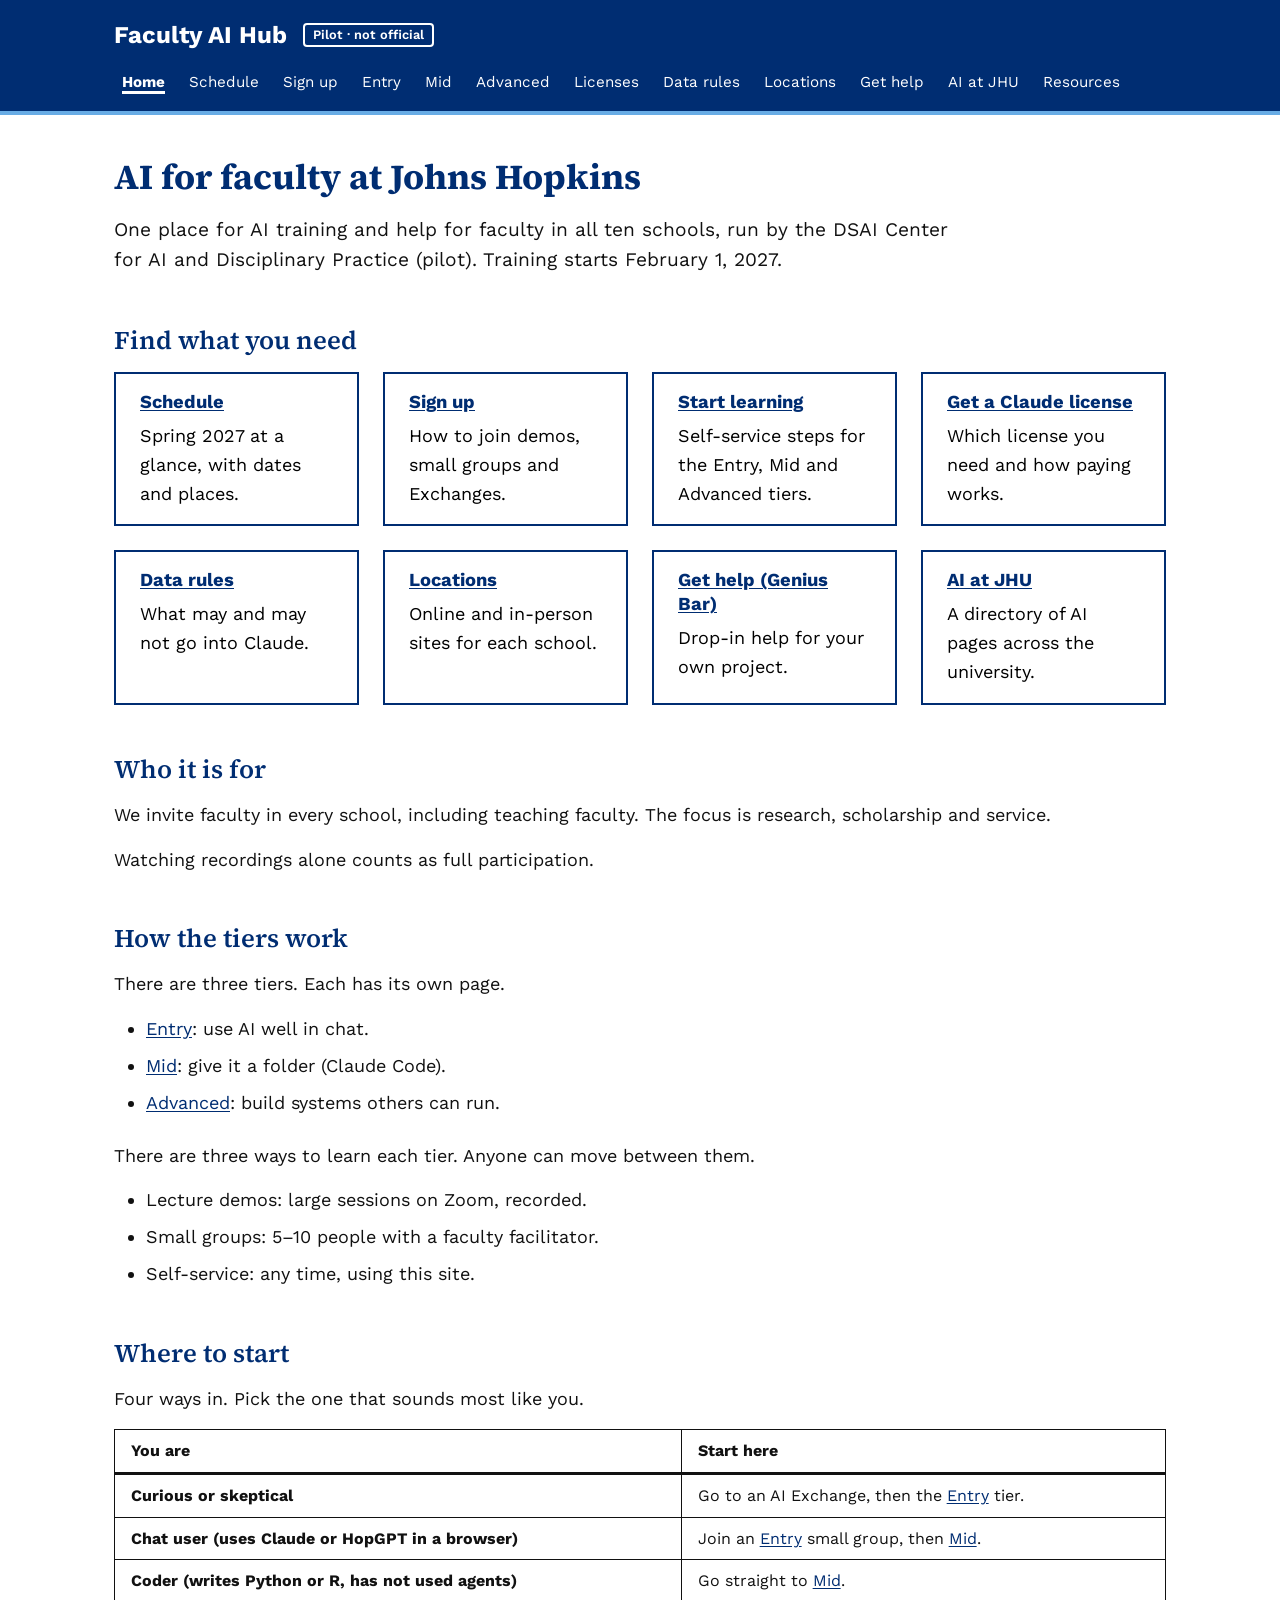
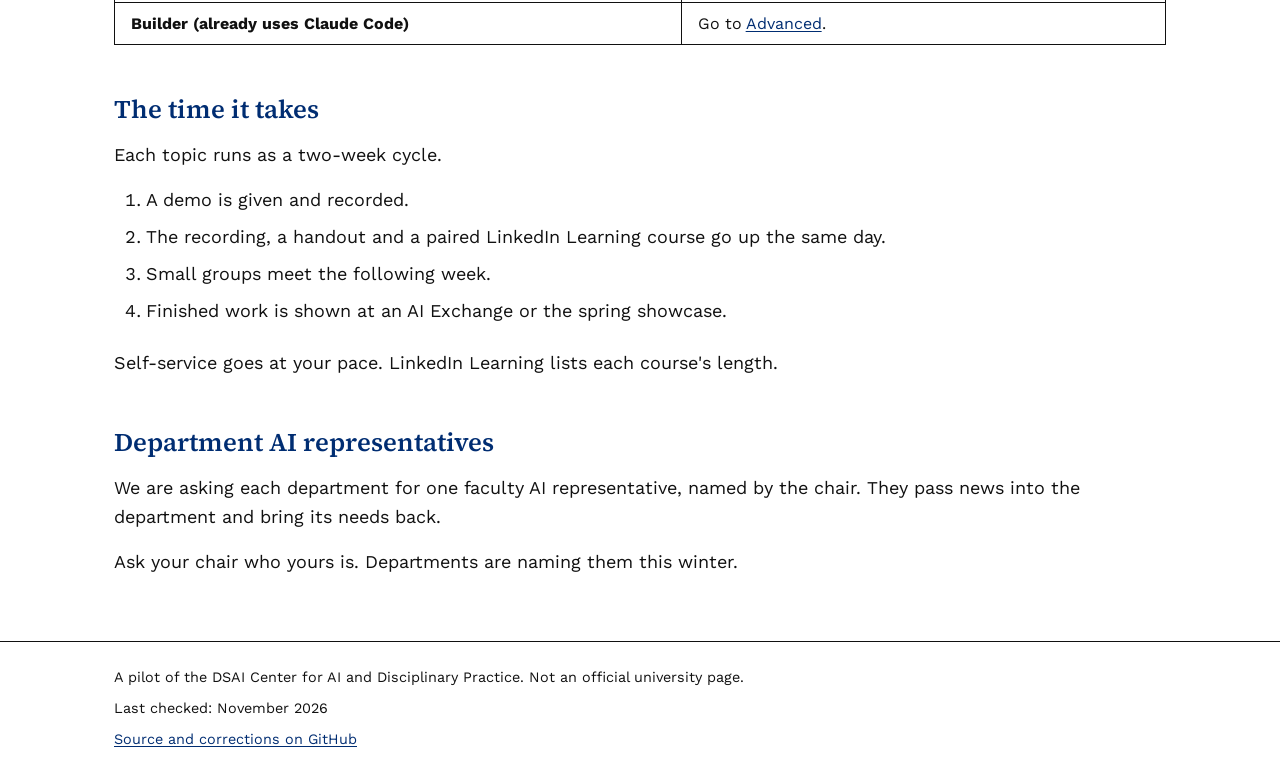
<file: index.html>
<!DOCTYPE html>
<html lang="en">
<head>
<meta charset="utf-8">
<meta name="viewport" content="width=device-width, initial-scale=1">
<title>AI for faculty at Johns Hopkins | Faculty AI Hub (pilot)</title>
<link rel="stylesheet" href="css/site.css">
</head>
<body>
<a class="skip" href="#main">Skip to content</a>
<header class="site-header">
<div class="header-inner">
<div class="brand-row">
<a class="site-name" href="index.html">Faculty AI Hub</a>
<span class="pilot-tag">Pilot · not official</span>
</div>
<nav class="site-nav" aria-label="Main">
<ul>
<li><a href="index.html" aria-current="page">Home</a></li>
<li><a href="schedule.html">Schedule</a></li>
<li><a href="sign-up.html">Sign up</a></li>
<li><a href="entry.html">Entry</a></li>
<li><a href="mid.html">Mid</a></li>
<li><a href="advanced.html">Advanced</a></li>
<li><a href="licenses.html">Licenses</a></li>
<li><a href="data-rules.html">Data rules</a></li>
<li><a href="locations.html">Locations</a></li>
<li><a href="help.html">Get help</a></li>
<li><a href="ai-at-jhu.html">AI at JHU</a></li>
<li><a href="resources.html">Resources</a></li>
</ul>
</nav>
</div>
</header>
<main id="main">
<h1>AI for faculty at Johns Hopkins</h1>
<p class="lead">One place for AI training and help for faculty in all ten schools, run by the DSAI Center for AI and Disciplinary Practice (pilot). Training starts February 1, 2027.</p>
<h2>Find what you need</h2>
<ul class="cards">
<li class="card"><h3><a href="schedule.html">Schedule</a></h3><p>Spring 2027 at a glance, with dates and places.</p></li>
<li class="card"><h3><a href="sign-up.html">Sign up</a></h3><p>How to join demos, small groups and Exchanges.</p></li>
<li class="card"><h3><a href="entry.html">Start learning</a></h3><p>Self-service steps for the Entry, Mid and Advanced tiers.</p></li>
<li class="card"><h3><a href="licenses.html">Get a Claude license</a></h3><p>Which license you need and how paying works.</p></li>
<li class="card"><h3><a href="data-rules.html">Data rules</a></h3><p>What may and may not go into Claude.</p></li>
<li class="card"><h3><a href="locations.html">Locations</a></h3><p>Online and in-person sites for each school.</p></li>
<li class="card"><h3><a href="help.html">Get help (Genius Bar)</a></h3><p>Drop-in help for your own project.</p></li>
<li class="card"><h3><a href="ai-at-jhu.html">AI at JHU</a></h3><p>A directory of AI pages across the university.</p></li>
</ul>

<h2>Who it is for</h2>
<p>We invite faculty in every school, including teaching faculty. The focus is research, scholarship and service.</p>
<p>Watching recordings alone counts as full participation.</p>

<h2>How the tiers work</h2>
<p>There are three tiers. Each has its own page.</p>
<ul>
<li><a href="entry.html">Entry</a>: use AI well in chat.</li>
<li><a href="mid.html">Mid</a>: give it a folder (Claude Code).</li>
<li><a href="advanced.html">Advanced</a>: build systems others can run.</li>
</ul>
<p>There are three ways to learn each tier. Anyone can move between them.</p>
<ul>
<li>Lecture demos: large sessions on Zoom, recorded.</li>
<li>Small groups: 5–10 people with a faculty facilitator.</li>
<li>Self-service: any time, using this site.</li>
</ul>

<h2>Where to start</h2>
<p>Four ways in. Pick the one that sounds most like you.</p>
<div class="table-wrap" role="region" aria-label="Four ways in" tabindex="0">
<table>
<thead><tr><th scope="col">You are</th><th scope="col">Start here</th></tr></thead>
<tbody>
<tr><th data-label="You are" scope="row">Curious or skeptical</th><td data-label="Start here">Go to an AI Exchange, then the <a href="entry.html">Entry</a> tier.</td></tr>
<tr><th data-label="You are" scope="row">Chat user (uses Claude or HopGPT in a browser)</th><td data-label="Start here">Join an <a href="entry.html">Entry</a> small group, then <a href="mid.html">Mid</a>.</td></tr>
<tr><th data-label="You are" scope="row">Coder (writes Python or R, has not used agents)</th><td data-label="Start here">Go straight to <a href="mid.html">Mid</a>.</td></tr>
<tr><th data-label="You are" scope="row">Builder (already uses Claude Code)</th><td data-label="Start here">Go to <a href="advanced.html">Advanced</a>.</td></tr>
</tbody>
</table>
</div>

<h2 id="time">The time it takes</h2>
<p>Each topic runs as a two-week cycle.</p>
<ol>
<li>A demo is given and recorded.</li>
<li>The recording, a handout and a paired LinkedIn Learning course go up the same day.</li>
<li>Small groups meet the following week.</li>
<li>Finished work is shown at an AI Exchange or the spring showcase.</li>
</ol>
<p>Self-service goes at your pace. LinkedIn Learning lists each course's length.</p>

<h2>Department AI representatives</h2>
<p>We are asking each department for one faculty AI representative, named by the chair.
They pass news into the department and bring its needs back.</p>
<p>Ask your chair who yours is. Departments are naming them this winter.</p>
</main>
<footer class="site-footer">
<div class="footer-inner">
<p>A pilot of the DSAI Center for AI and Disciplinary Practice. Not an official university page.</p>
<p>Last checked: November 2026</p>
<p><a href="https://github.com/proflouishyman/dsai-ai-hub">Source and corrections on GitHub</a></p>
</div>
</footer>
</body>
</html>
</file>
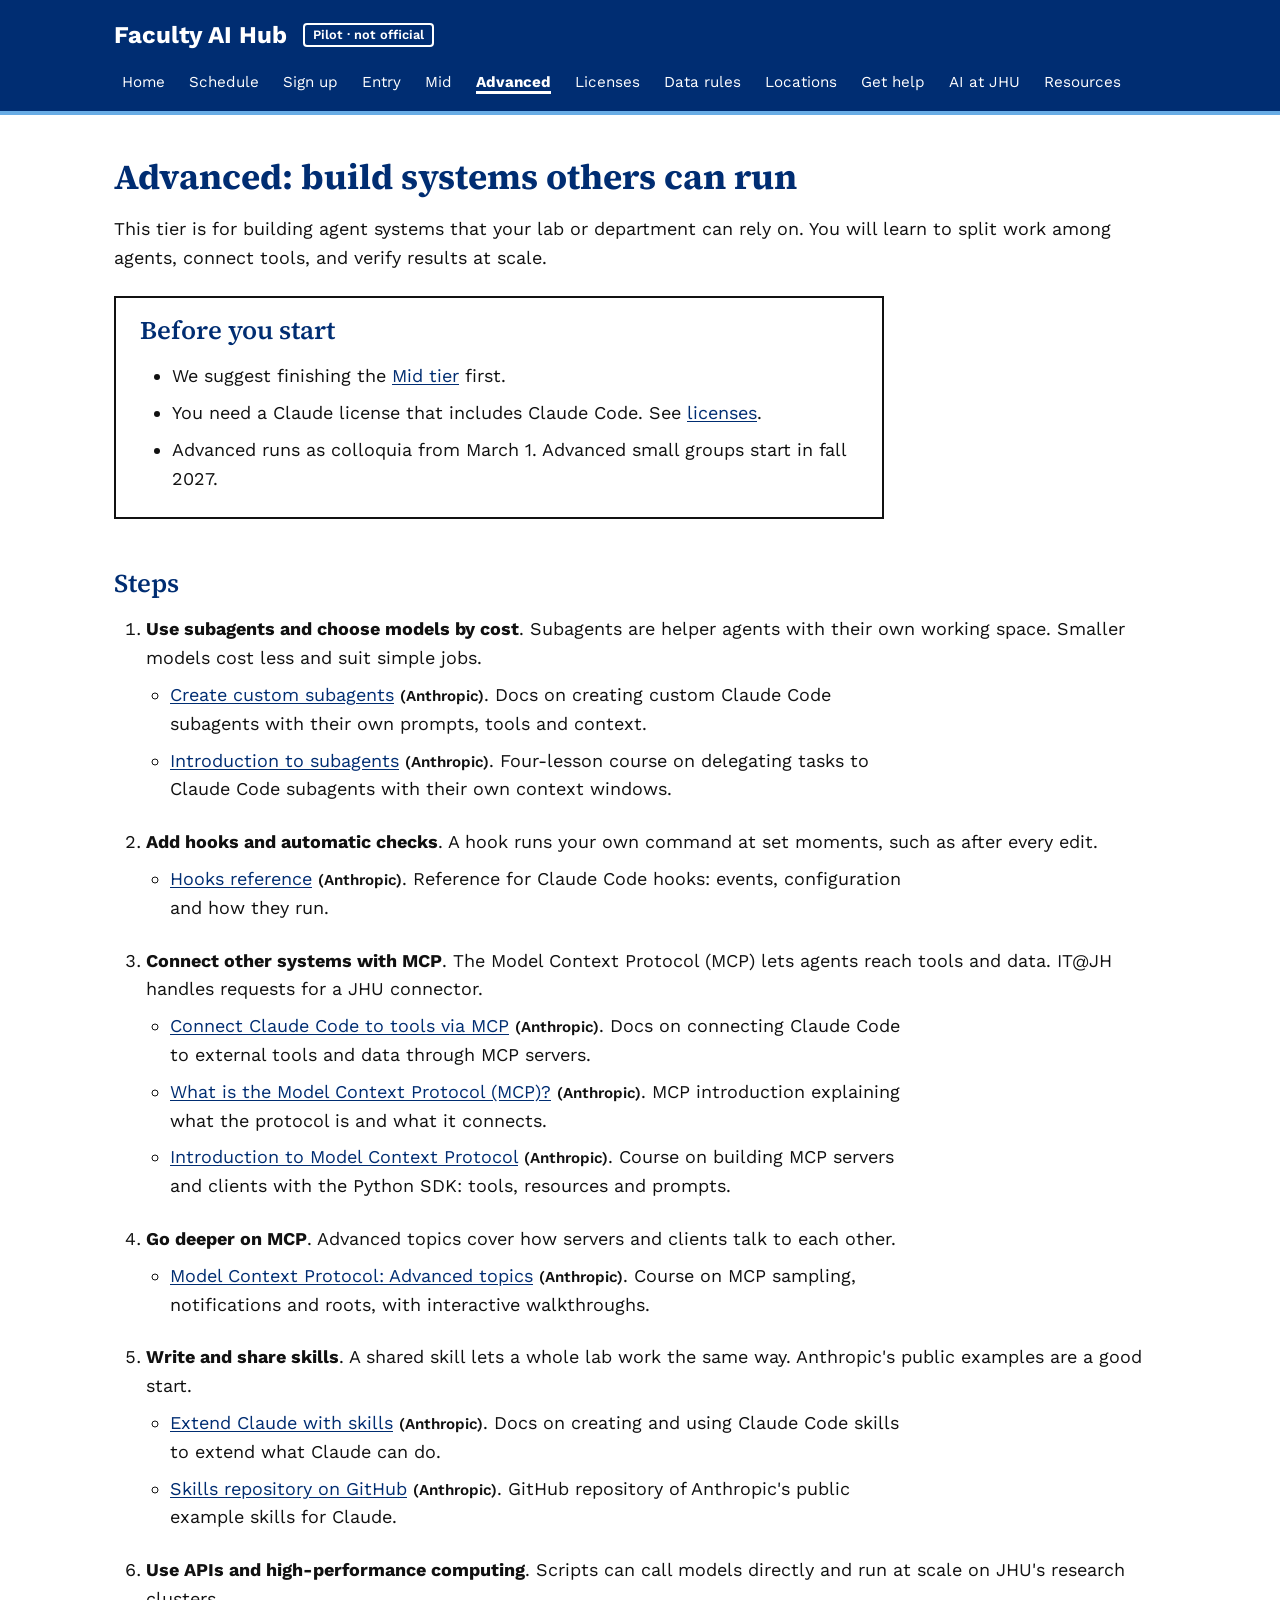
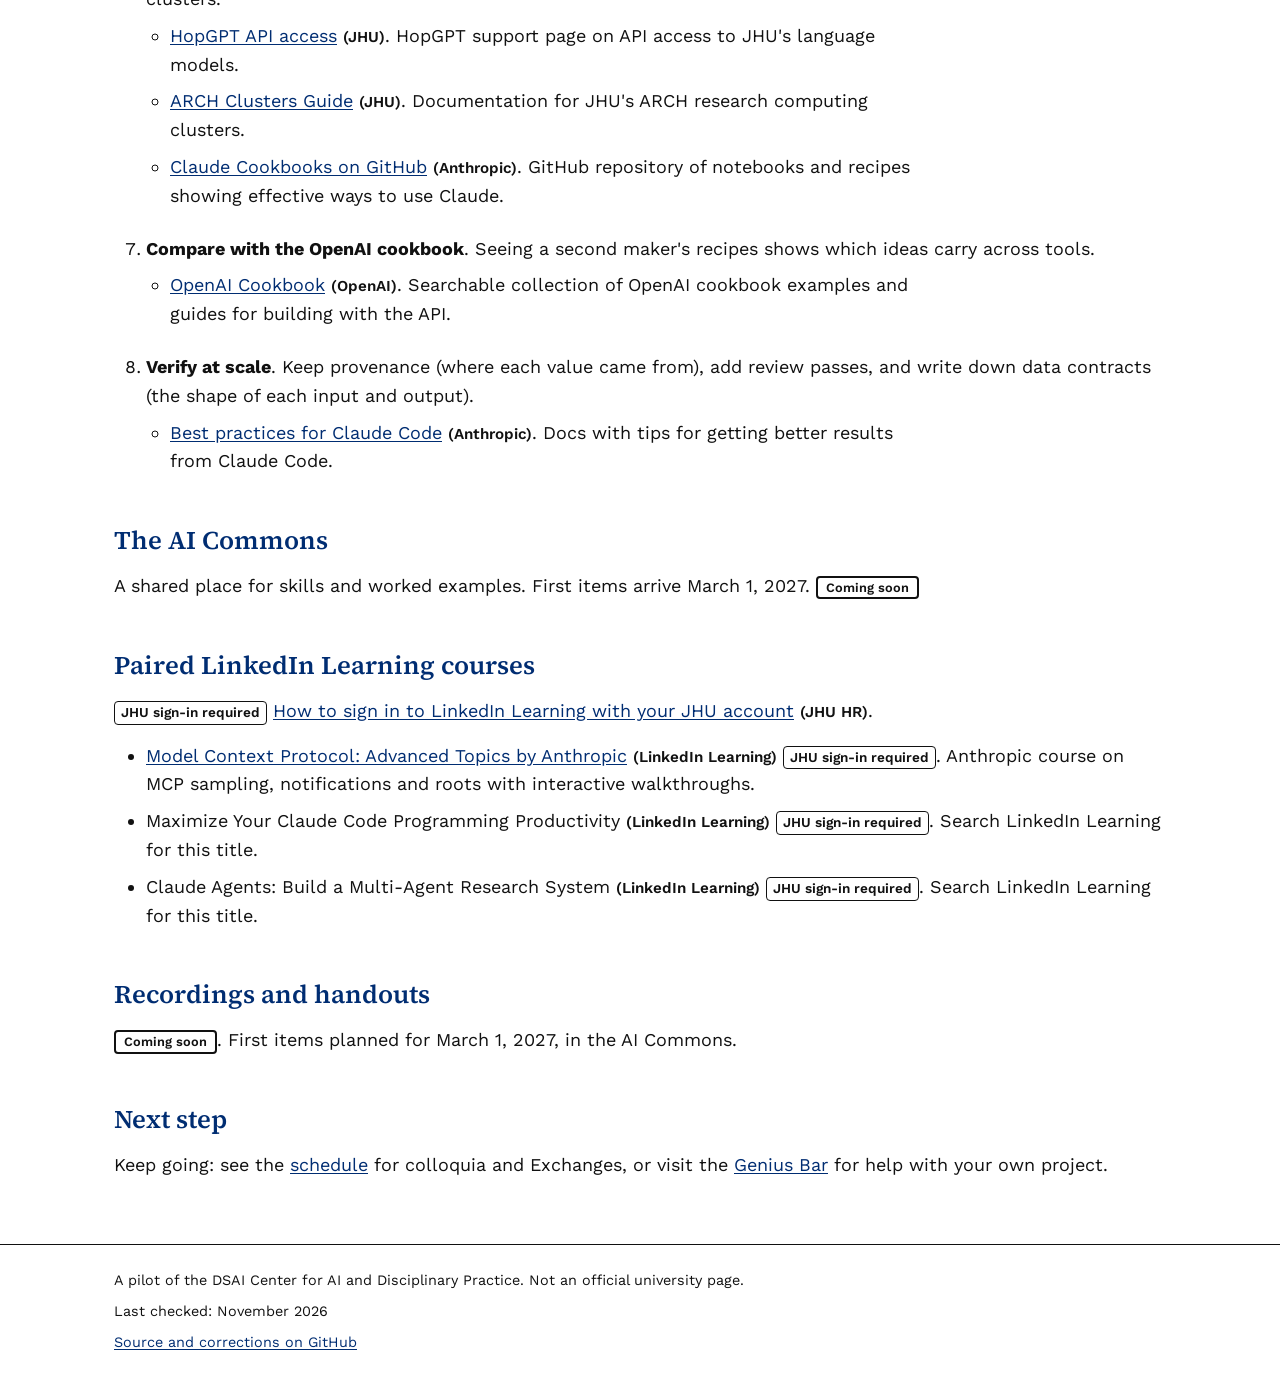
<file: advanced.html>
<!DOCTYPE html>
<html lang="en">
<head>
<meta charset="utf-8">
<meta name="viewport" content="width=device-width, initial-scale=1">
<title>Advanced | Faculty AI Hub (pilot)</title>
<link rel="stylesheet" href="css/site.css">
</head>
<body>
<a class="skip" href="#main">Skip to content</a>
<header class="site-header">
<div class="header-inner">
<div class="brand-row">
<a class="site-name" href="index.html">Faculty AI Hub</a>
<span class="pilot-tag">Pilot · not official</span>
</div>
<nav class="site-nav" aria-label="Main">
<ul>
<li><a href="index.html">Home</a></li>
<li><a href="schedule.html">Schedule</a></li>
<li><a href="sign-up.html">Sign up</a></li>
<li><a href="entry.html">Entry</a></li>
<li><a href="mid.html">Mid</a></li>
<li><a href="advanced.html" aria-current="page">Advanced</a></li>
<li><a href="licenses.html">Licenses</a></li>
<li><a href="data-rules.html">Data rules</a></li>
<li><a href="locations.html">Locations</a></li>
<li><a href="help.html">Get help</a></li>
<li><a href="ai-at-jhu.html">AI at JHU</a></li>
<li><a href="resources.html">Resources</a></li>
</ul>
</nav>
</div>
</header>
<main id="main">
<h1>Advanced: build systems others can run</h1>
<p>This tier is for building agent systems that your lab or department can rely on. You will learn to split work among agents, connect tools, and verify results at scale.</p>
<div class="box">
<h2>Before you start</h2>
<ul>
<li>We suggest finishing the <a href="mid.html">Mid tier</a> first.</li>
<li>You need a Claude license that includes Claude Code. See <a href="licenses.html">licenses</a>.</li>
<li>Advanced runs as colloquia from March 1. Advanced small groups start in fall 2027.</li>
</ul>
</div>

<h2>Steps</h2>
<ol class="steps">
<li><span class="step-title">Use subagents and choose models by cost</span>. Subagents are helper agents with their own working space. Smaller models cost less and suit simple jobs.
<ul>
<li><a href="https://code.claude.com/docs/en/sub-agents">Create custom subagents</a> <span class="src">(Anthropic)</span>. Docs on creating custom Claude Code subagents with their own prompts, tools and context.</li>
<li><a href="https://academy.claude.com/courses/introduction-to-subagents">Introduction to subagents</a> <span class="src">(Anthropic)</span>. Four-lesson course on delegating tasks to Claude Code subagents with their own context windows.</li>
</ul></li>
<li><span class="step-title">Add hooks and automatic checks</span>. A hook runs your own command at set moments, such as after every edit.
<ul>
<li><a href="https://code.claude.com/docs/en/hooks">Hooks reference</a> <span class="src">(Anthropic)</span>. Reference for Claude Code hooks: events, configuration and how they run.</li>
</ul></li>
<li><span class="step-title">Connect other systems with MCP</span>. The Model Context Protocol (MCP) lets agents reach tools and data. IT@JH handles requests for a JHU connector.
<ul>
<li><a href="https://code.claude.com/docs/en/mcp">Connect Claude Code to tools via MCP</a> <span class="src">(Anthropic)</span>. Docs on connecting Claude Code to external tools and data through MCP servers.</li>
<li><a href="https://modelcontextprotocol.io/docs/2026-07-28/getting-started/intro">What is the Model Context Protocol (MCP)?</a> <span class="src">(Anthropic)</span>. MCP introduction explaining what the protocol is and what it connects.</li>
<li><a href="https://academy.claude.com/courses/introduction-to-model-context-protocol">Introduction to Model Context Protocol</a> <span class="src">(Anthropic)</span>. Course on building MCP servers and clients with the Python SDK: tools, resources and prompts.</li>
</ul></li>
<li><span class="step-title">Go deeper on MCP</span>. Advanced topics cover how servers and clients talk to each other.
<ul>
<li><a href="https://academy.claude.com/courses/model-context-protocol-advanced-topics">Model Context Protocol: Advanced topics</a> <span class="src">(Anthropic)</span>. Course on MCP sampling, notifications and roots, with interactive walkthroughs.</li>
</ul></li>
<li><span class="step-title">Write and share skills</span>. A shared skill lets a whole lab work the same way. Anthropic's public examples are a good start.
<ul>
<li><a href="https://code.claude.com/docs/en/skills">Extend Claude with skills</a> <span class="src">(Anthropic)</span>. Docs on creating and using Claude Code skills to extend what Claude can do.</li>
<li><a href="https://github.com/anthropics/skills">Skills repository on GitHub</a> <span class="src">(Anthropic)</span>. GitHub repository of Anthropic&#x27;s public example skills for Claude.</li>
</ul></li>
<li><span class="step-title">Use APIs and high-performance computing</span>. Scripts can call models directly and run at scale on JHU's research clusters.
<ul>
<li><a href="https://hopgpt.it.jh.edu/api-access/">HopGPT API access</a> <span class="src">(JHU)</span>. HopGPT support page on API access to JHU&#x27;s language models.</li>
<li><a href="https://docs.arch.jhu.edu/en/latest/">ARCH Clusters Guide</a> <span class="src">(JHU)</span>. Documentation for JHU&#x27;s ARCH research computing clusters.</li>
<li><a href="https://github.com/anthropics/claude-cookbooks">Claude Cookbooks on GitHub</a> <span class="src">(Anthropic)</span>. GitHub repository of notebooks and recipes showing effective ways to use Claude.</li>
</ul></li>
<li><span class="step-title">Compare with the OpenAI cookbook</span>. Seeing a second maker's recipes shows which ideas carry across tools.
<ul>
<li><a href="https://developers.openai.com/cookbook">OpenAI Cookbook</a> <span class="src">(OpenAI)</span>. Searchable collection of OpenAI cookbook examples and guides for building with the API.</li>
</ul></li>
<li><span class="step-title">Verify at scale</span>. Keep provenance (where each value came from), add review passes, and write down data contracts (the shape of each input and output).
<ul>
<li><a href="https://code.claude.com/docs/en/best-practices">Best practices for Claude Code</a> <span class="src">(Anthropic)</span>. Docs with tips for getting better results from Claude Code.</li>
</ul></li>
</ol>
<h2>The AI Commons</h2>
<p>A shared place for skills and worked examples. First items arrive March 1, 2027. <span class="soon">Coming soon</span></p>

<h2>Paired LinkedIn Learning courses</h2>
<p><span class="note">JHU sign-in required</span> <a href="https://hr.jhu.edu/learning-development/linkedin-learning/">How to sign in to LinkedIn Learning with your JHU account</a> <span class="src">(JHU HR)</span>.</p>
<ul>
<li><a href="https://www.linkedin.com/learning/model-context-protocol-advanced-topics-by-anthropic?u=2106537">Model Context Protocol: Advanced Topics by Anthropic</a> <span class="src">(LinkedIn Learning)</span> <span class="note">JHU sign-in required</span>. Anthropic course on MCP sampling, notifications and roots with interactive walkthroughs.</li>
<li>Maximize Your Claude Code Programming Productivity <span class="src">(LinkedIn Learning)</span> <span class="note">JHU sign-in required</span>. Search LinkedIn Learning for this title.</li>
<li>Claude Agents: Build a Multi-Agent Research System <span class="src">(LinkedIn Learning)</span> <span class="note">JHU sign-in required</span>. Search LinkedIn Learning for this title.</li>
</ul>

<h2>Recordings and handouts</h2>
<p><span class="soon">Coming soon</span>. First items planned for March 1, 2027, in the AI Commons.</p>

<h2>Next step</h2>
<p>Keep going: see the <a href="schedule.html">schedule</a> for colloquia and Exchanges, or visit the <a href="help.html">Genius Bar</a> for help with your own project.</p>
</main>
<footer class="site-footer">
<div class="footer-inner">
<p>A pilot of the DSAI Center for AI and Disciplinary Practice. Not an official university page.</p>
<p>Last checked: November 2026</p>
<p><a href="https://github.com/proflouishyman/dsai-ai-hub">Source and corrections on GitHub</a></p>
</div>
</footer>
</body>
</html>
</file>
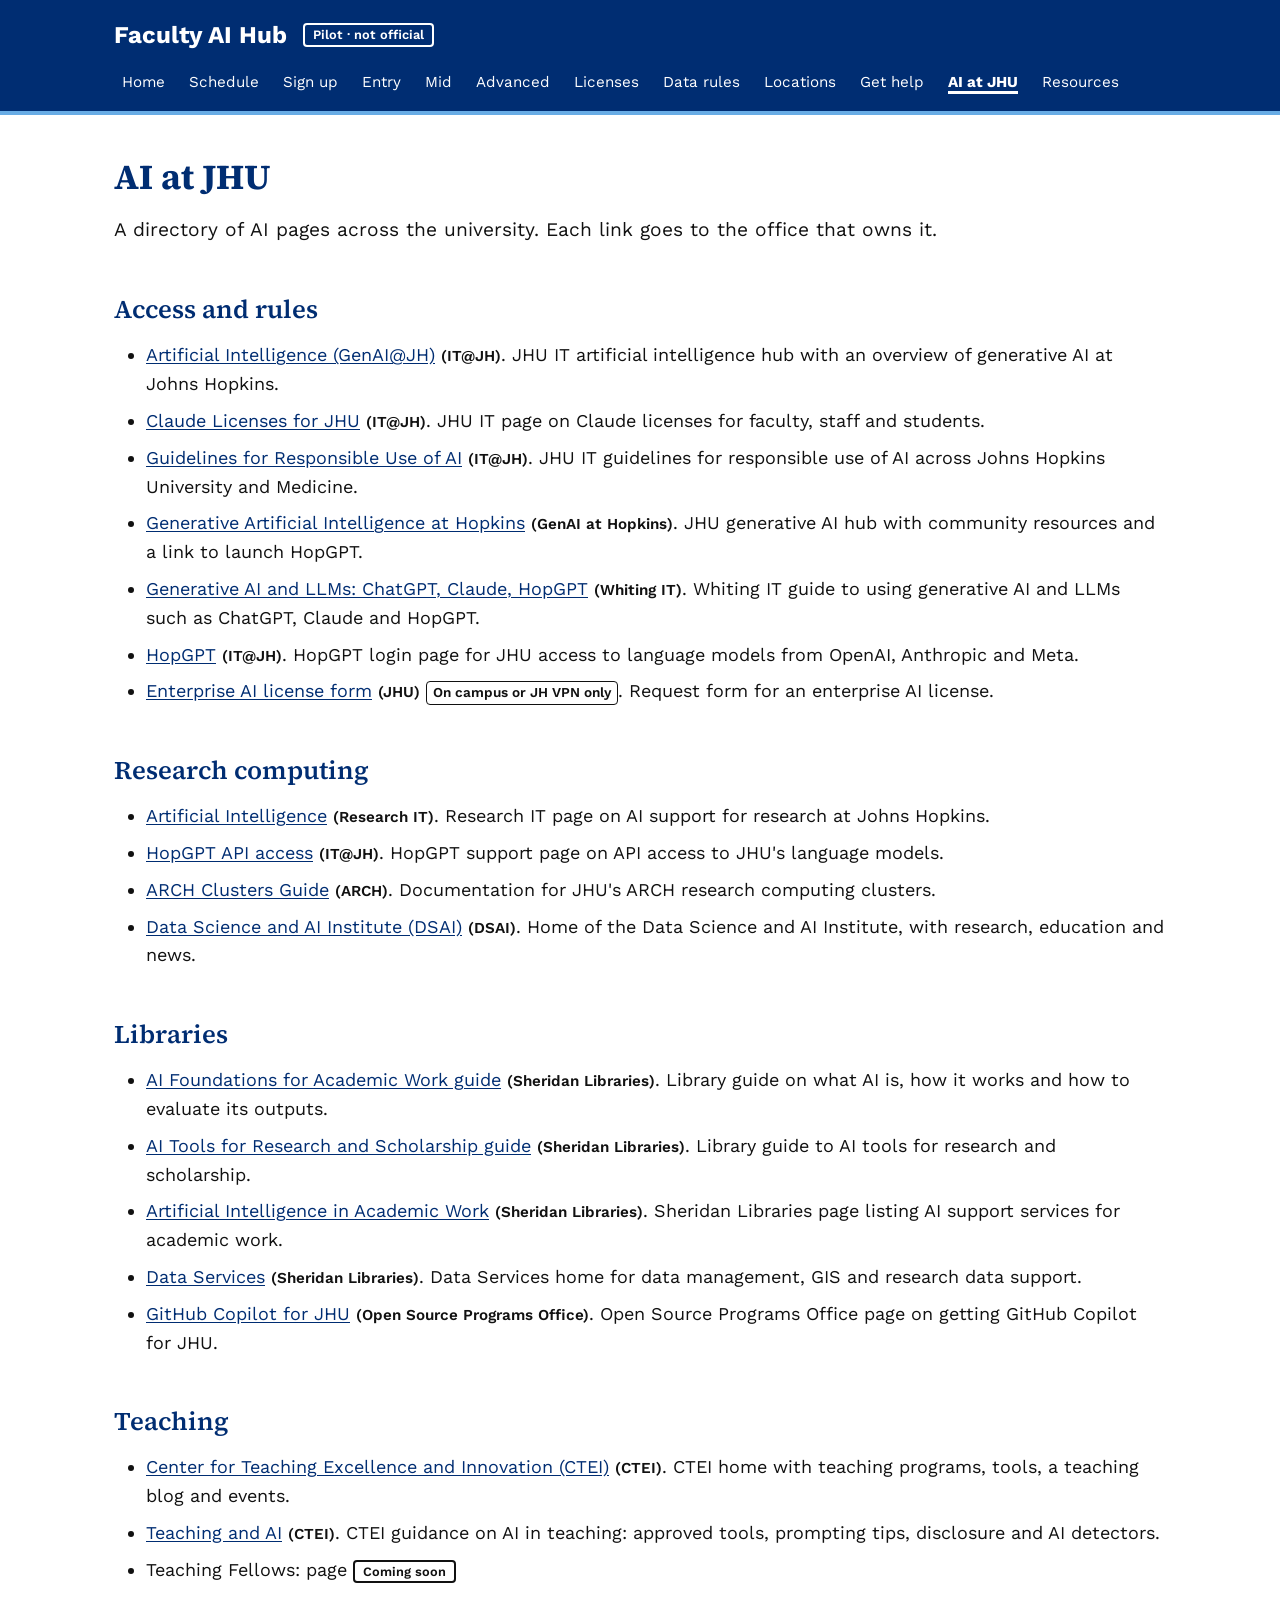
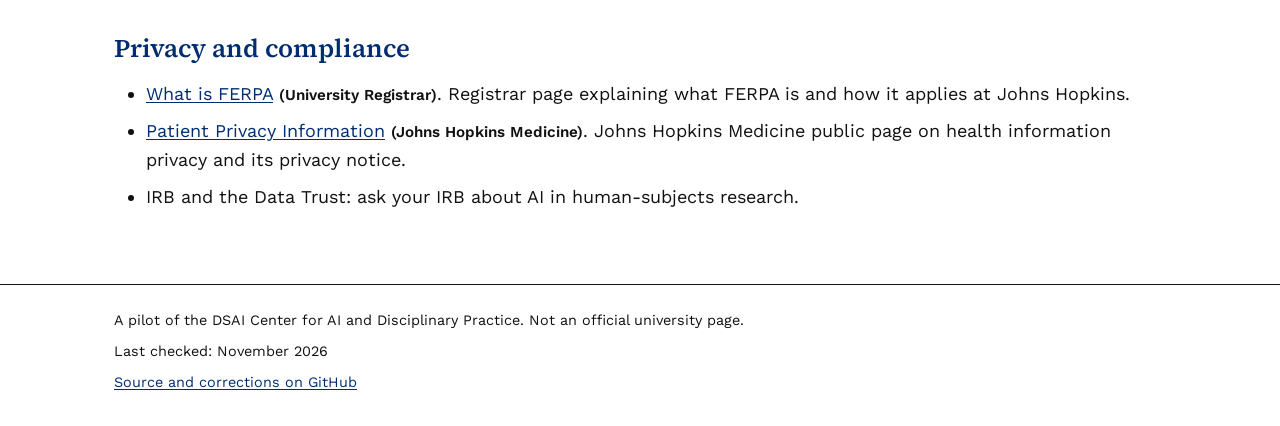
<file: ai-at-jhu.html>
<!DOCTYPE html>
<html lang="en">
<head>
<meta charset="utf-8">
<meta name="viewport" content="width=device-width, initial-scale=1">
<title>AI at JHU | Faculty AI Hub (pilot)</title>
<link rel="stylesheet" href="css/site.css">
</head>
<body>
<a class="skip" href="#main">Skip to content</a>
<header class="site-header">
<div class="header-inner">
<div class="brand-row">
<a class="site-name" href="index.html">Faculty AI Hub</a>
<span class="pilot-tag">Pilot · not official</span>
</div>
<nav class="site-nav" aria-label="Main">
<ul>
<li><a href="index.html">Home</a></li>
<li><a href="schedule.html">Schedule</a></li>
<li><a href="sign-up.html">Sign up</a></li>
<li><a href="entry.html">Entry</a></li>
<li><a href="mid.html">Mid</a></li>
<li><a href="advanced.html">Advanced</a></li>
<li><a href="licenses.html">Licenses</a></li>
<li><a href="data-rules.html">Data rules</a></li>
<li><a href="locations.html">Locations</a></li>
<li><a href="help.html">Get help</a></li>
<li><a href="ai-at-jhu.html" aria-current="page">AI at JHU</a></li>
<li><a href="resources.html">Resources</a></li>
</ul>
</nav>
</div>
</header>
<main id="main">
<h1>AI at JHU</h1>
<p class="lead">A directory of AI pages across the university. Each link goes to the office that owns it.</p>
<h2>Access and rules</h2>
<ul>
<li><a href="https://it.johnshopkins.edu/ai/">Artificial Intelligence (GenAI@JH)</a> <span class="src">(IT@JH)</span>. JHU IT artificial intelligence hub with an overview of generative AI at Johns Hopkins.</li>
<li><a href="https://it.johnshopkins.edu/ai/claude/">Claude Licenses for JHU</a> <span class="src">(IT@JH)</span>. JHU IT page on Claude licenses for faculty, staff and students.</li>
<li><a href="https://it.johnshopkins.edu/ai/guidelines-for-responsible-use-of-ai/">Guidelines for Responsible Use of AI</a> <span class="src">(IT@JH)</span>. JHU IT guidelines for responsible use of AI across Johns Hopkins University and Medicine.</li>
<li><a href="https://genai.jhu.edu/">Generative Artificial Intelligence at Hopkins</a> <span class="src">(GenAI at Hopkins)</span>. JHU generative AI hub with community resources and a link to launch HopGPT.</li>
<li><a href="https://wseit.engineering.jhu.edu/get-help/generative-ai-chatgpt-information/">Generative AI and LLMs: ChatGPT, Claude, HopGPT</a> <span class="src">(Whiting IT)</span>. Whiting IT guide to using generative AI and LLMs such as ChatGPT, Claude and HopGPT.</li>
<li><a href="https://chat.ai.jh.edu/">HopGPT</a> <span class="src">(IT@JH)</span>. HopGPT login page for JHU access to language models from OpenAI, Anthropic and Meta.</li>
<li><a href="https://portal.ai.jh.edu/enterprise-ai-license-form">Enterprise AI license form</a> <span class="src">(JHU)</span> <span class="note">On campus or JH VPN only</span>. Request form for an enterprise AI license.</li>
</ul>
<h2>Research computing</h2>
<ul>
<li><a href="https://researchit.jhu.edu/artificial-intelligence/">Artificial Intelligence</a> <span class="src">(Research IT)</span>. Research IT page on AI support for research at Johns Hopkins.</li>
<li><a href="https://hopgpt.it.jh.edu/api-access/">HopGPT API access</a> <span class="src">(IT@JH)</span>. HopGPT support page on API access to JHU&#x27;s language models.</li>
<li><a href="https://docs.arch.jhu.edu/en/latest/">ARCH Clusters Guide</a> <span class="src">(ARCH)</span>. Documentation for JHU&#x27;s ARCH research computing clusters.</li>
<li><a href="https://ai.jhu.edu/">Data Science and AI Institute (DSAI)</a> <span class="src">(DSAI)</span>. Home of the Data Science and AI Institute, with research, education and news.</li>
</ul>
<h2>Libraries</h2>
<ul>
<li><a href="https://guides.library.jhu.edu/ai-foundations">AI Foundations for Academic Work guide</a> <span class="src">(Sheridan Libraries)</span>. Library guide on what AI is, how it works and how to evaluate its outputs.</li>
<li><a href="https://guides.library.jhu.edu/using-AI">AI Tools for Research and Scholarship guide</a> <span class="src">(Sheridan Libraries)</span>. Library guide to AI tools for research and scholarship.</li>
<li><a href="https://www.library.jhu.edu/library-services/ai/">Artificial Intelligence in Academic Work</a> <span class="src">(Sheridan Libraries)</span>. Sheridan Libraries page listing AI support services for academic work.</li>
<li><a href="https://dataservices.library.jhu.edu/">Data Services</a> <span class="src">(Sheridan Libraries)</span>. Data Services home for data management, GIS and research data support.</li>
<li><a href="https://ospo.library.jhu.edu/services/github-enterprise/github-copilot-for-jhu/">GitHub Copilot for JHU</a> <span class="src">(Open Source Programs Office)</span>. Open Source Programs Office page on getting GitHub Copilot for JHU.</li>
</ul>
<h2>Teaching</h2>
<ul>
<li><a href="https://ctei.jhu.edu/">Center for Teaching Excellence and Innovation (CTEI)</a> <span class="src">(CTEI)</span>. CTEI home with teaching programs, tools, a teaching blog and events.</li>
<li><a href="https://ctei.jhu.edu/teaching-and-ai/">Teaching and AI</a> <span class="src">(CTEI)</span>. CTEI guidance on AI in teaching: approved tools, prompting tips, disclosure and AI detectors.</li>
<li>Teaching Fellows: page <span class="soon">Coming soon</span></li>
</ul>
<h2>Privacy and compliance</h2>
<ul>
<li><a href="https://registrar.jhu.edu/ferpa-compliance/what-is-ferpa/">What is FERPA</a> <span class="src">(University Registrar)</span>. Registrar page explaining what FERPA is and how it applies at Johns Hopkins.</li>
<li><a href="https://www.hopkinsmedicine.org/patient-privacy-information">Patient Privacy Information</a> <span class="src">(Johns Hopkins Medicine)</span>. Johns Hopkins Medicine public page on health information privacy and its privacy notice.</li>
<li>IRB and the Data Trust: ask your IRB about AI in human-subjects research.</li>
</ul>
</main>
<footer class="site-footer">
<div class="footer-inner">
<p>A pilot of the DSAI Center for AI and Disciplinary Practice. Not an official university page.</p>
<p>Last checked: November 2026</p>
<p><a href="https://github.com/proflouishyman/dsai-ai-hub">Source and corrections on GitHub</a></p>
</div>
</footer>
</body>
</html>
</file>
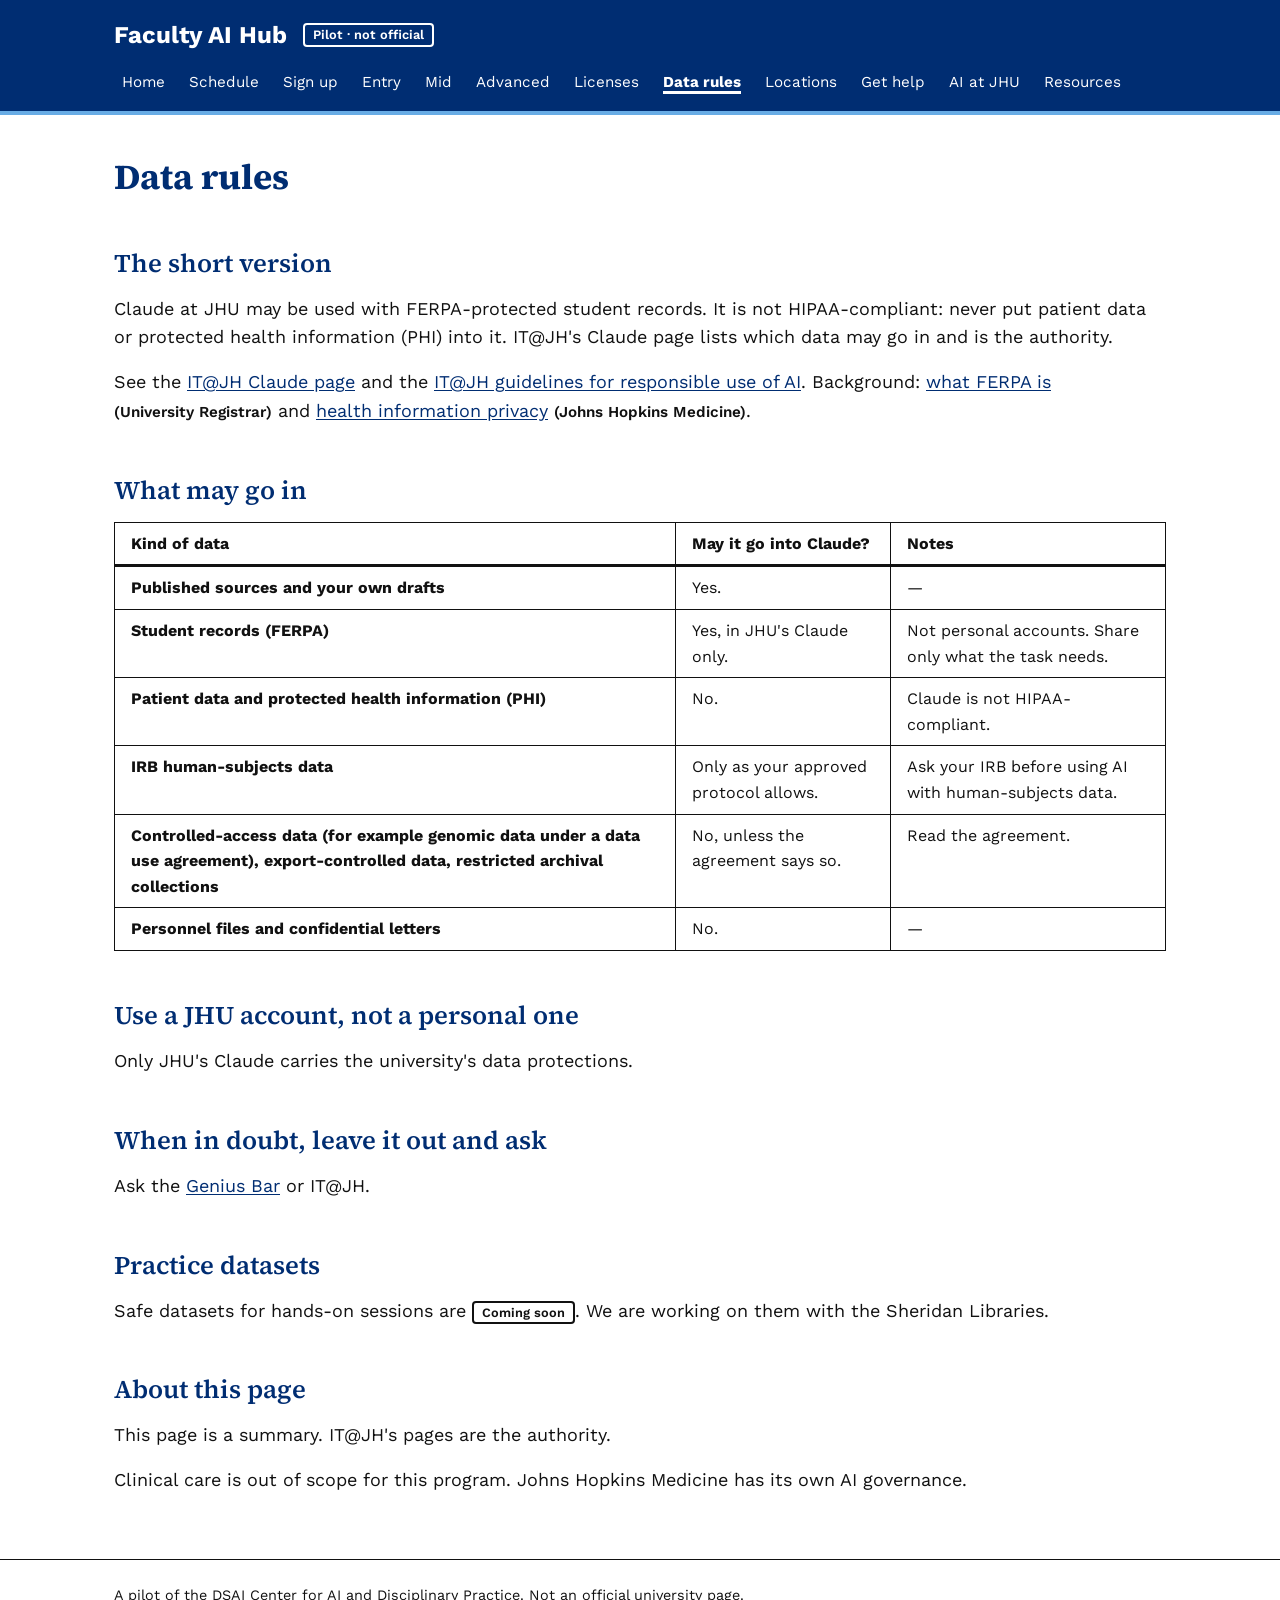
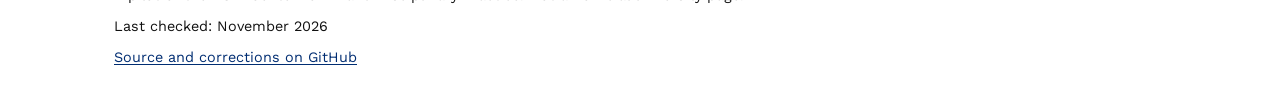
<file: data-rules.html>
<!DOCTYPE html>
<html lang="en">
<head>
<meta charset="utf-8">
<meta name="viewport" content="width=device-width, initial-scale=1">
<title>Data rules | Faculty AI Hub (pilot)</title>
<link rel="stylesheet" href="css/site.css">
</head>
<body>
<a class="skip" href="#main">Skip to content</a>
<header class="site-header">
<div class="header-inner">
<div class="brand-row">
<a class="site-name" href="index.html">Faculty AI Hub</a>
<span class="pilot-tag">Pilot · not official</span>
</div>
<nav class="site-nav" aria-label="Main">
<ul>
<li><a href="index.html">Home</a></li>
<li><a href="schedule.html">Schedule</a></li>
<li><a href="sign-up.html">Sign up</a></li>
<li><a href="entry.html">Entry</a></li>
<li><a href="mid.html">Mid</a></li>
<li><a href="advanced.html">Advanced</a></li>
<li><a href="licenses.html">Licenses</a></li>
<li><a href="data-rules.html" aria-current="page">Data rules</a></li>
<li><a href="locations.html">Locations</a></li>
<li><a href="help.html">Get help</a></li>
<li><a href="ai-at-jhu.html">AI at JHU</a></li>
<li><a href="resources.html">Resources</a></li>
</ul>
</nav>
</div>
</header>
<main id="main">
<h1>Data rules</h1>
<h2>The short version</h2>
<p>Claude at JHU may be used with FERPA-protected student records. It is not HIPAA-compliant: never put patient data or protected health information (PHI) into it.
IT@JH's Claude page lists which data may go in and is the authority.</p>
<p>See the <a href="https://it.johnshopkins.edu/ai/claude/">IT@JH Claude page</a> and the <a href="https://it.johnshopkins.edu/ai/guidelines-for-responsible-use-of-ai/">IT@JH guidelines for responsible use of AI</a>.
Background: <a href="https://registrar.jhu.edu/ferpa-compliance/what-is-ferpa/">what FERPA is</a> <span class="src">(University Registrar)</span> and
<a href="https://www.hopkinsmedicine.org/patient-privacy-information">health information privacy</a> <span class="src">(Johns Hopkins Medicine)</span>.</p>

<h2>What may go in</h2>
<div class="table-wrap" role="region" aria-label="What may go into Claude" tabindex="0">
<table>
<thead><tr><th scope="col">Kind of data</th><th scope="col">May it go into Claude?</th><th scope="col">Notes</th></tr></thead>
<tbody>
<tr><th data-label="Kind of data" scope="row">Published sources and your own drafts</th><td data-label="May it go into Claude?">Yes.</td><td data-label="Notes">—</td></tr>
<tr><th data-label="Kind of data" scope="row">Student records (FERPA)</th><td data-label="May it go into Claude?">Yes, in JHU's Claude only.</td><td data-label="Notes">Not personal accounts. Share only what the task needs.</td></tr>
<tr><th data-label="Kind of data" scope="row">Patient data and protected health information (PHI)</th><td data-label="May it go into Claude?">No.</td><td data-label="Notes">Claude is not HIPAA-compliant.</td></tr>
<tr><th data-label="Kind of data" scope="row">IRB human-subjects data</th><td data-label="May it go into Claude?">Only as your approved protocol allows.</td><td data-label="Notes">Ask your IRB before using AI with human-subjects data.</td></tr>
<tr><th data-label="Kind of data" scope="row">Controlled-access data (for example genomic data under a data use agreement), export-controlled data, restricted archival collections</th><td data-label="May it go into Claude?">No, unless the agreement says so.</td><td data-label="Notes">Read the agreement.</td></tr>
<tr><th data-label="Kind of data" scope="row">Personnel files and confidential letters</th><td data-label="May it go into Claude?">No.</td><td data-label="Notes">—</td></tr>
</tbody>
</table>
</div>

<h2>Use a JHU account, not a personal one</h2>
<p>Only JHU's Claude carries the university's data protections.</p>

<h2>When in doubt, leave it out and ask</h2>
<p>Ask the <a href="help.html">Genius Bar</a> or IT@JH.</p>

<h2>Practice datasets</h2>
<p>Safe datasets for hands-on sessions are <span class="soon">Coming soon</span>. We are working on them with the Sheridan Libraries.</p>

<h2>About this page</h2>
<p>This page is a summary. IT@JH's pages are the authority.</p>
<p>Clinical care is out of scope for this program. Johns Hopkins Medicine has its own AI governance.</p>
</main>
<footer class="site-footer">
<div class="footer-inner">
<p>A pilot of the DSAI Center for AI and Disciplinary Practice. Not an official university page.</p>
<p>Last checked: November 2026</p>
<p><a href="https://github.com/proflouishyman/dsai-ai-hub">Source and corrections on GitHub</a></p>
</div>
</footer>
</body>
</html>
</file>
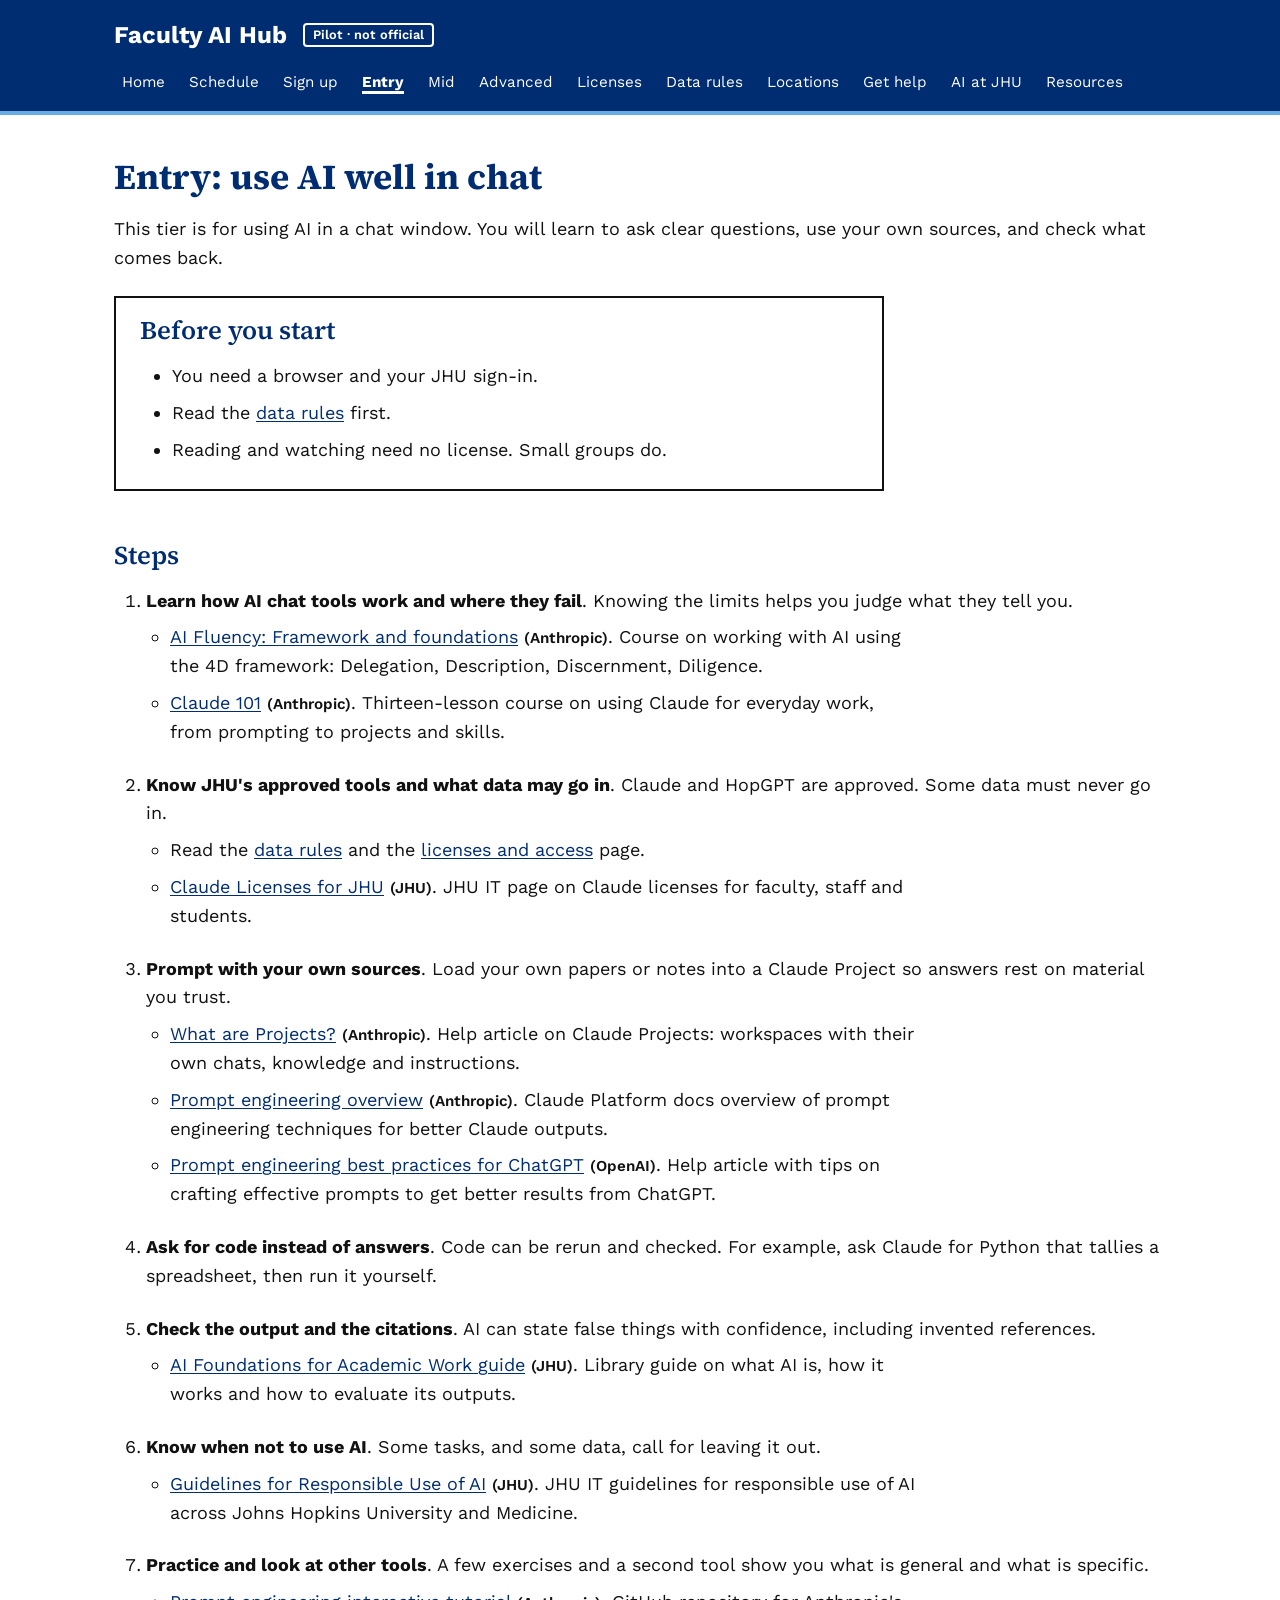
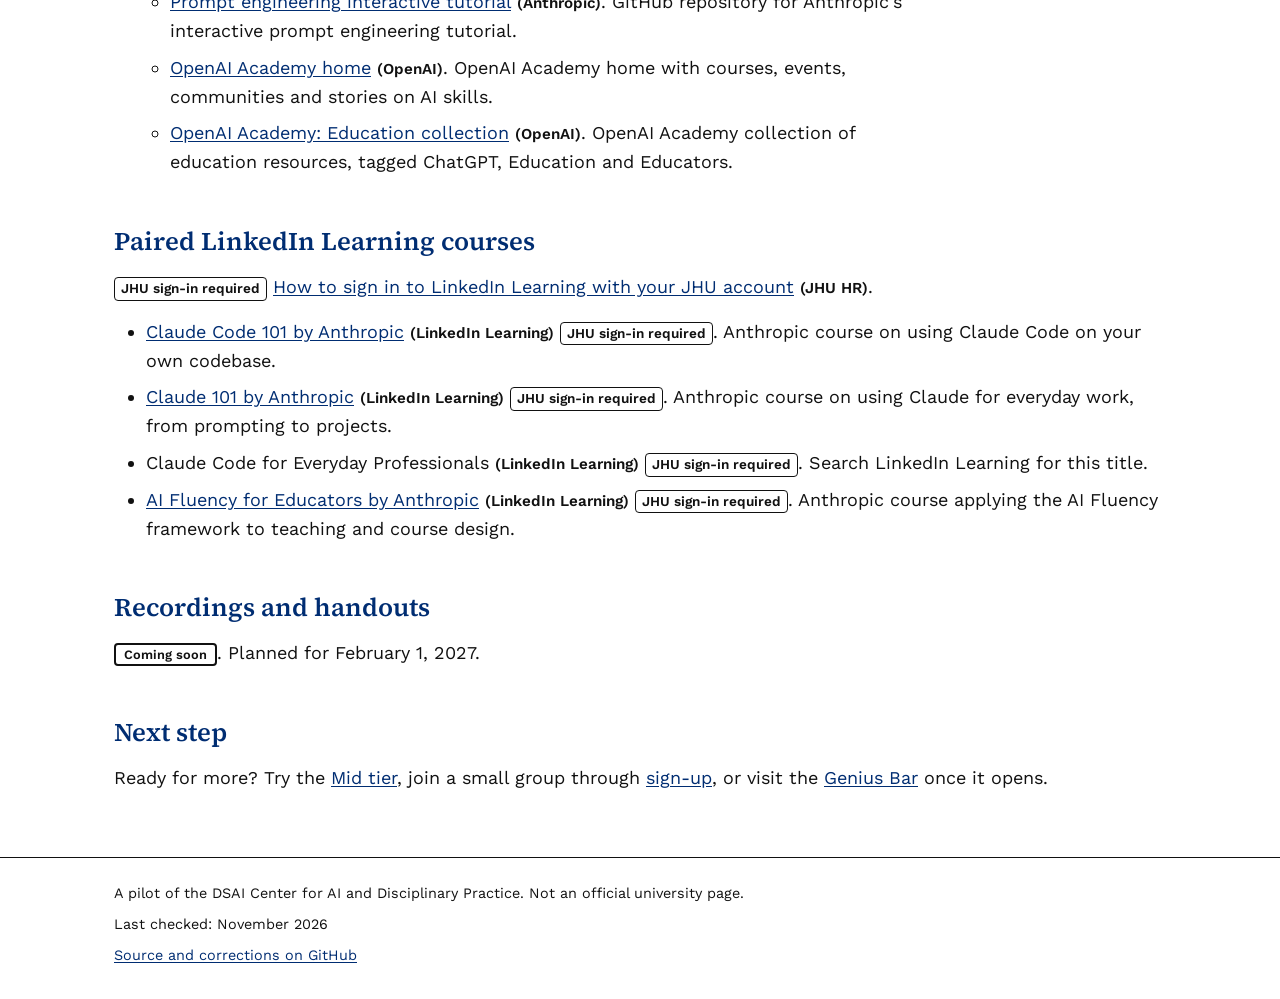
<file: entry.html>
<!DOCTYPE html>
<html lang="en">
<head>
<meta charset="utf-8">
<meta name="viewport" content="width=device-width, initial-scale=1">
<title>Entry | Faculty AI Hub (pilot)</title>
<link rel="stylesheet" href="css/site.css">
</head>
<body>
<a class="skip" href="#main">Skip to content</a>
<header class="site-header">
<div class="header-inner">
<div class="brand-row">
<a class="site-name" href="index.html">Faculty AI Hub</a>
<span class="pilot-tag">Pilot · not official</span>
</div>
<nav class="site-nav" aria-label="Main">
<ul>
<li><a href="index.html">Home</a></li>
<li><a href="schedule.html">Schedule</a></li>
<li><a href="sign-up.html">Sign up</a></li>
<li><a href="entry.html" aria-current="page">Entry</a></li>
<li><a href="mid.html">Mid</a></li>
<li><a href="advanced.html">Advanced</a></li>
<li><a href="licenses.html">Licenses</a></li>
<li><a href="data-rules.html">Data rules</a></li>
<li><a href="locations.html">Locations</a></li>
<li><a href="help.html">Get help</a></li>
<li><a href="ai-at-jhu.html">AI at JHU</a></li>
<li><a href="resources.html">Resources</a></li>
</ul>
</nav>
</div>
</header>
<main id="main">
<h1>Entry: use AI well in chat</h1>
<p>This tier is for using AI in a chat window. You will learn to ask clear questions, use your own sources, and check what comes back.</p>
<div class="box">
<h2>Before you start</h2>
<ul>
<li>You need a browser and your JHU sign-in.</li>
<li>Read the <a href="data-rules.html">data rules</a> first.</li>
<li>Reading and watching need no license. Small groups do.</li>
</ul>
</div>

<h2>Steps</h2>
<ol class="steps">
<li><span class="step-title">Learn how AI chat tools work and where they fail</span>. Knowing the limits helps you judge what they tell you.
<ul>
<li><a href="https://academy.claude.com/courses/ai-fluency-framework-foundations">AI Fluency: Framework and foundations</a> <span class="src">(Anthropic)</span>. Course on working with AI using the 4D framework: Delegation, Description, Discernment, Diligence.</li>
<li><a href="https://academy.claude.com/courses/claude-101">Claude 101</a> <span class="src">(Anthropic)</span>. Thirteen-lesson course on using Claude for everyday work, from prompting to projects and skills.</li>
</ul></li>
<li><span class="step-title">Know JHU's approved tools and what data may go in</span>. Claude and HopGPT are approved. Some data must never go in.
<ul>
<li>Read the <a href="data-rules.html">data rules</a> and the <a href="licenses.html">licenses and access</a> page.</li>
<li><a href="https://it.johnshopkins.edu/ai/claude/">Claude Licenses for JHU</a> <span class="src">(JHU)</span>. JHU IT page on Claude licenses for faculty, staff and students.</li>
</ul></li>
<li><span class="step-title">Prompt with your own sources</span>. Load your own papers or notes into a Claude Project so answers rest on material you trust.
<ul>
<li><a href="https://support.claude.com/en/articles/9517075-what-are-projects">What are Projects?</a> <span class="src">(Anthropic)</span>. Help article on Claude Projects: workspaces with their own chats, knowledge and instructions.</li>
<li><a href="https://platform.claude.com/docs/en/build-with-claude/prompt-engineering/overview">Prompt engineering overview</a> <span class="src">(Anthropic)</span>. Claude Platform docs overview of prompt engineering techniques for better Claude outputs.</li>
<li><a href="https://help.openai.com/en/articles/10032626-prompt-engineering-best-practices-for-chatgpt">Prompt engineering best practices for ChatGPT</a> <span class="src">(OpenAI)</span>. Help article with tips on crafting effective prompts to get better results from ChatGPT.</li>
</ul></li>
<li><span class="step-title">Ask for code instead of answers</span>. Code can be rerun and checked. For example, ask Claude for Python that tallies a spreadsheet, then run it yourself.</li>
<li><span class="step-title">Check the output and the citations</span>. AI can state false things with confidence, including invented references.
<ul>
<li><a href="https://guides.library.jhu.edu/ai-foundations">AI Foundations for Academic Work guide</a> <span class="src">(JHU)</span>. Library guide on what AI is, how it works and how to evaluate its outputs.</li>
</ul></li>
<li><span class="step-title">Know when not to use AI</span>. Some tasks, and some data, call for leaving it out.
<ul>
<li><a href="https://it.johnshopkins.edu/ai/guidelines-for-responsible-use-of-ai/">Guidelines for Responsible Use of AI</a> <span class="src">(JHU)</span>. JHU IT guidelines for responsible use of AI across Johns Hopkins University and Medicine.</li>
</ul></li>
<li><span class="step-title">Practice and look at other tools</span>. A few exercises and a second tool show you what is general and what is specific.
<ul>
<li><a href="https://github.com/anthropics/prompt-eng-interactive-tutorial">Prompt engineering interactive tutorial</a> <span class="src">(Anthropic)</span>. GitHub repository for Anthropic&#x27;s interactive prompt engineering tutorial.</li>
<li><a href="https://academy.openai.com/">OpenAI Academy home</a> <span class="src">(OpenAI)</span>. OpenAI Academy home with courses, events, communities and stories on AI skills.</li>
<li><a href="https://academy.openai.com/home/collections/education-ai">OpenAI Academy: Education collection</a> <span class="src">(OpenAI)</span>. OpenAI Academy collection of education resources, tagged ChatGPT, Education and Educators.</li>
</ul></li>
</ol>

<h2>Paired LinkedIn Learning courses</h2>
<p><span class="note">JHU sign-in required</span> <a href="https://hr.jhu.edu/learning-development/linkedin-learning/">How to sign in to LinkedIn Learning with your JHU account</a> <span class="src">(JHU HR)</span>.</p>
<ul>
<li><a href="https://www.linkedin.com/learning/claude-code-101-by-anthropic?u=2106537">Claude Code 101 by Anthropic</a> <span class="src">(LinkedIn Learning)</span> <span class="note">JHU sign-in required</span>. Anthropic course on using Claude Code on your own codebase.</li>
<li><a href="https://www.linkedin.com/learning/claude-101-by-anthropic?u=2106537">Claude 101 by Anthropic</a> <span class="src">(LinkedIn Learning)</span> <span class="note">JHU sign-in required</span>. Anthropic course on using Claude for everyday work, from prompting to projects.</li>
<li>Claude Code for Everyday Professionals <span class="src">(LinkedIn Learning)</span> <span class="note">JHU sign-in required</span>. Search LinkedIn Learning for this title.</li>
<li><a href="https://www.linkedin.com/learning/ai-fluency-for-educators-by-anthropic?u=2106537">AI Fluency for Educators by Anthropic</a> <span class="src">(LinkedIn Learning)</span> <span class="note">JHU sign-in required</span>. Anthropic course applying the AI Fluency framework to teaching and course design.</li>
</ul>

<h2>Recordings and handouts</h2>
<p><span class="soon">Coming soon</span>. Planned for February 1, 2027.</p>

<h2>Next step</h2>
<p>Ready for more? Try the <a href="mid.html">Mid tier</a>, join a small group through <a href="sign-up.html">sign-up</a>, or visit the <a href="help.html">Genius Bar</a> once it opens.</p>
</main>
<footer class="site-footer">
<div class="footer-inner">
<p>A pilot of the DSAI Center for AI and Disciplinary Practice. Not an official university page.</p>
<p>Last checked: November 2026</p>
<p><a href="https://github.com/proflouishyman/dsai-ai-hub">Source and corrections on GitHub</a></p>
</div>
</footer>
</body>
</html>
</file>
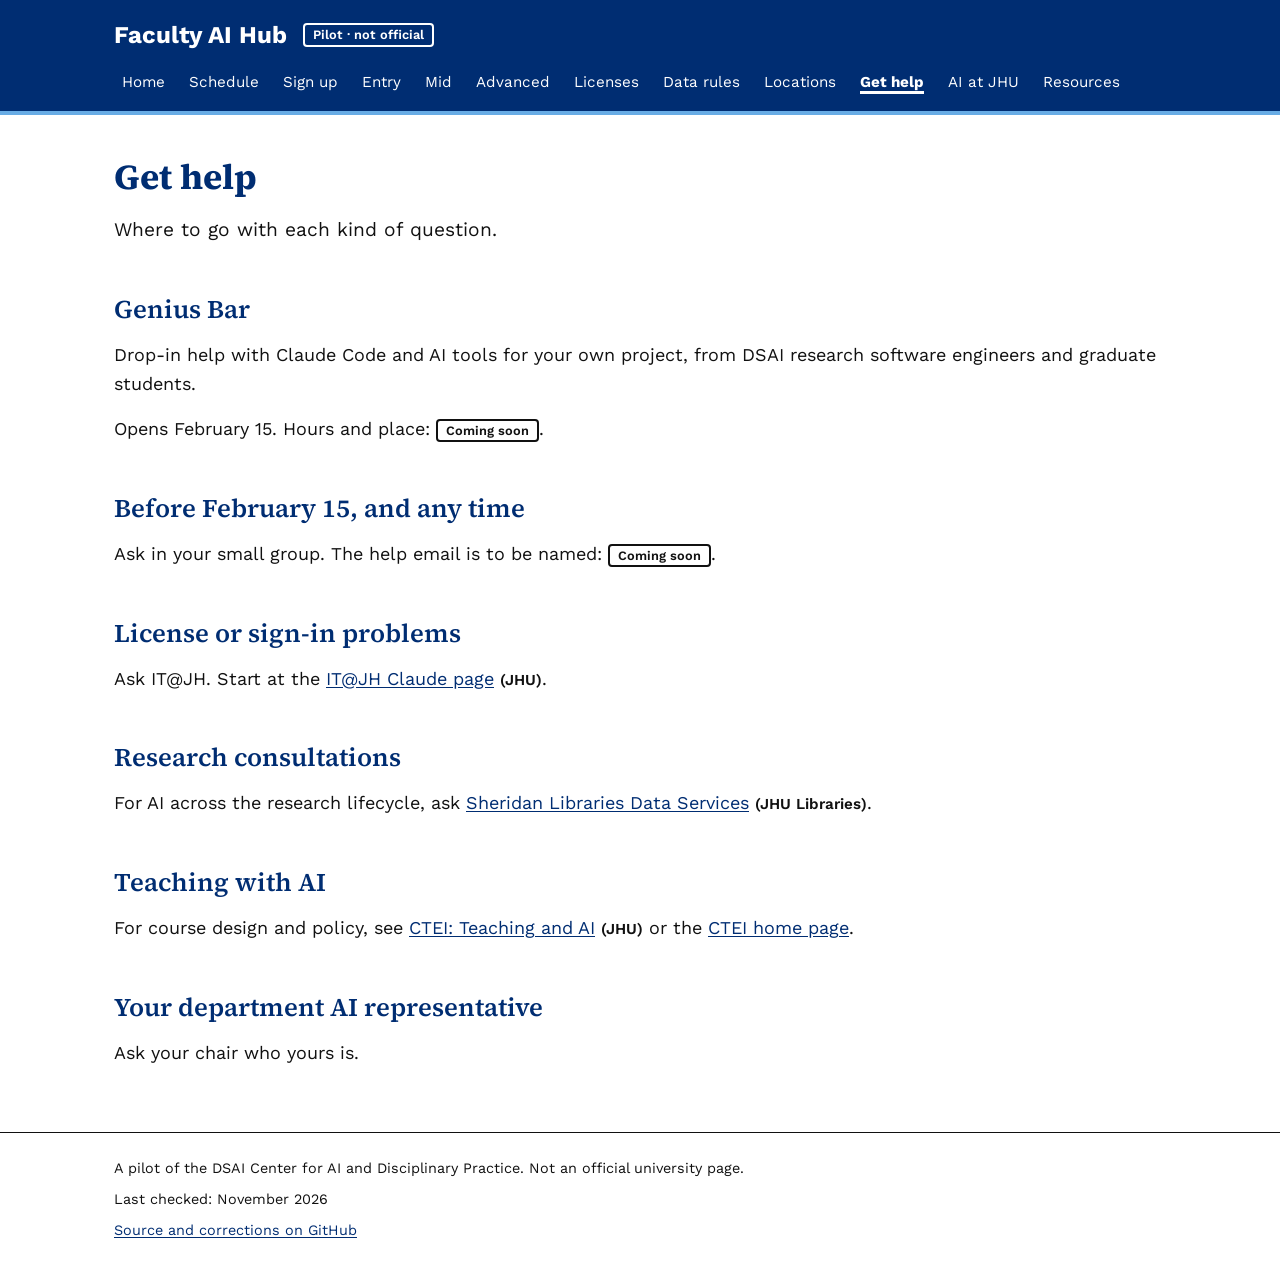
<file: help.html>
<!DOCTYPE html>
<html lang="en">
<head>
<meta charset="utf-8">
<meta name="viewport" content="width=device-width, initial-scale=1">
<title>Get help | Faculty AI Hub (pilot)</title>
<link rel="stylesheet" href="css/site.css">
</head>
<body>
<a class="skip" href="#main">Skip to content</a>
<header class="site-header">
<div class="header-inner">
<div class="brand-row">
<a class="site-name" href="index.html">Faculty AI Hub</a>
<span class="pilot-tag">Pilot · not official</span>
</div>
<nav class="site-nav" aria-label="Main">
<ul>
<li><a href="index.html">Home</a></li>
<li><a href="schedule.html">Schedule</a></li>
<li><a href="sign-up.html">Sign up</a></li>
<li><a href="entry.html">Entry</a></li>
<li><a href="mid.html">Mid</a></li>
<li><a href="advanced.html">Advanced</a></li>
<li><a href="licenses.html">Licenses</a></li>
<li><a href="data-rules.html">Data rules</a></li>
<li><a href="locations.html">Locations</a></li>
<li><a href="help.html" aria-current="page">Get help</a></li>
<li><a href="ai-at-jhu.html">AI at JHU</a></li>
<li><a href="resources.html">Resources</a></li>
</ul>
</nav>
</div>
</header>
<main id="main">
<h1>Get help</h1>
<p class="lead">Where to go with each kind of question.</p>
<h2>Genius Bar</h2>
<p>Drop-in help with Claude Code and AI tools for your own project, from DSAI research software engineers and graduate students.</p>
<p>Opens February 15. Hours and place: <span class="soon">Coming soon</span>.</p>

<h2>Before February 15, and any time</h2>
<p>Ask in your small group. The help email is to be named: <span class="soon">Coming soon</span>.</p>

<h2>License or sign-in problems</h2>
<p>Ask IT@JH. Start at the <a href="https://it.johnshopkins.edu/ai/claude/">IT@JH Claude page</a> <span class="src">(JHU)</span>.</p>

<h2>Research consultations</h2>
<p>For AI across the research lifecycle, ask <a href="https://dataservices.library.jhu.edu/">Sheridan Libraries Data Services</a> <span class="src">(JHU Libraries)</span>.</p>

<h2>Teaching with AI</h2>
<p>For course design and policy, see <a href="https://ctei.jhu.edu/teaching-and-ai/">CTEI: Teaching and AI</a> <span class="src">(JHU)</span>
or the <a href="https://ctei.jhu.edu/">CTEI home page</a>.</p>

<h2>Your department AI representative</h2>
<p>Ask your chair who yours is.</p>
</main>
<footer class="site-footer">
<div class="footer-inner">
<p>A pilot of the DSAI Center for AI and Disciplinary Practice. Not an official university page.</p>
<p>Last checked: November 2026</p>
<p><a href="https://github.com/proflouishyman/dsai-ai-hub">Source and corrections on GitHub</a></p>
</div>
</footer>
</body>
</html>
</file>
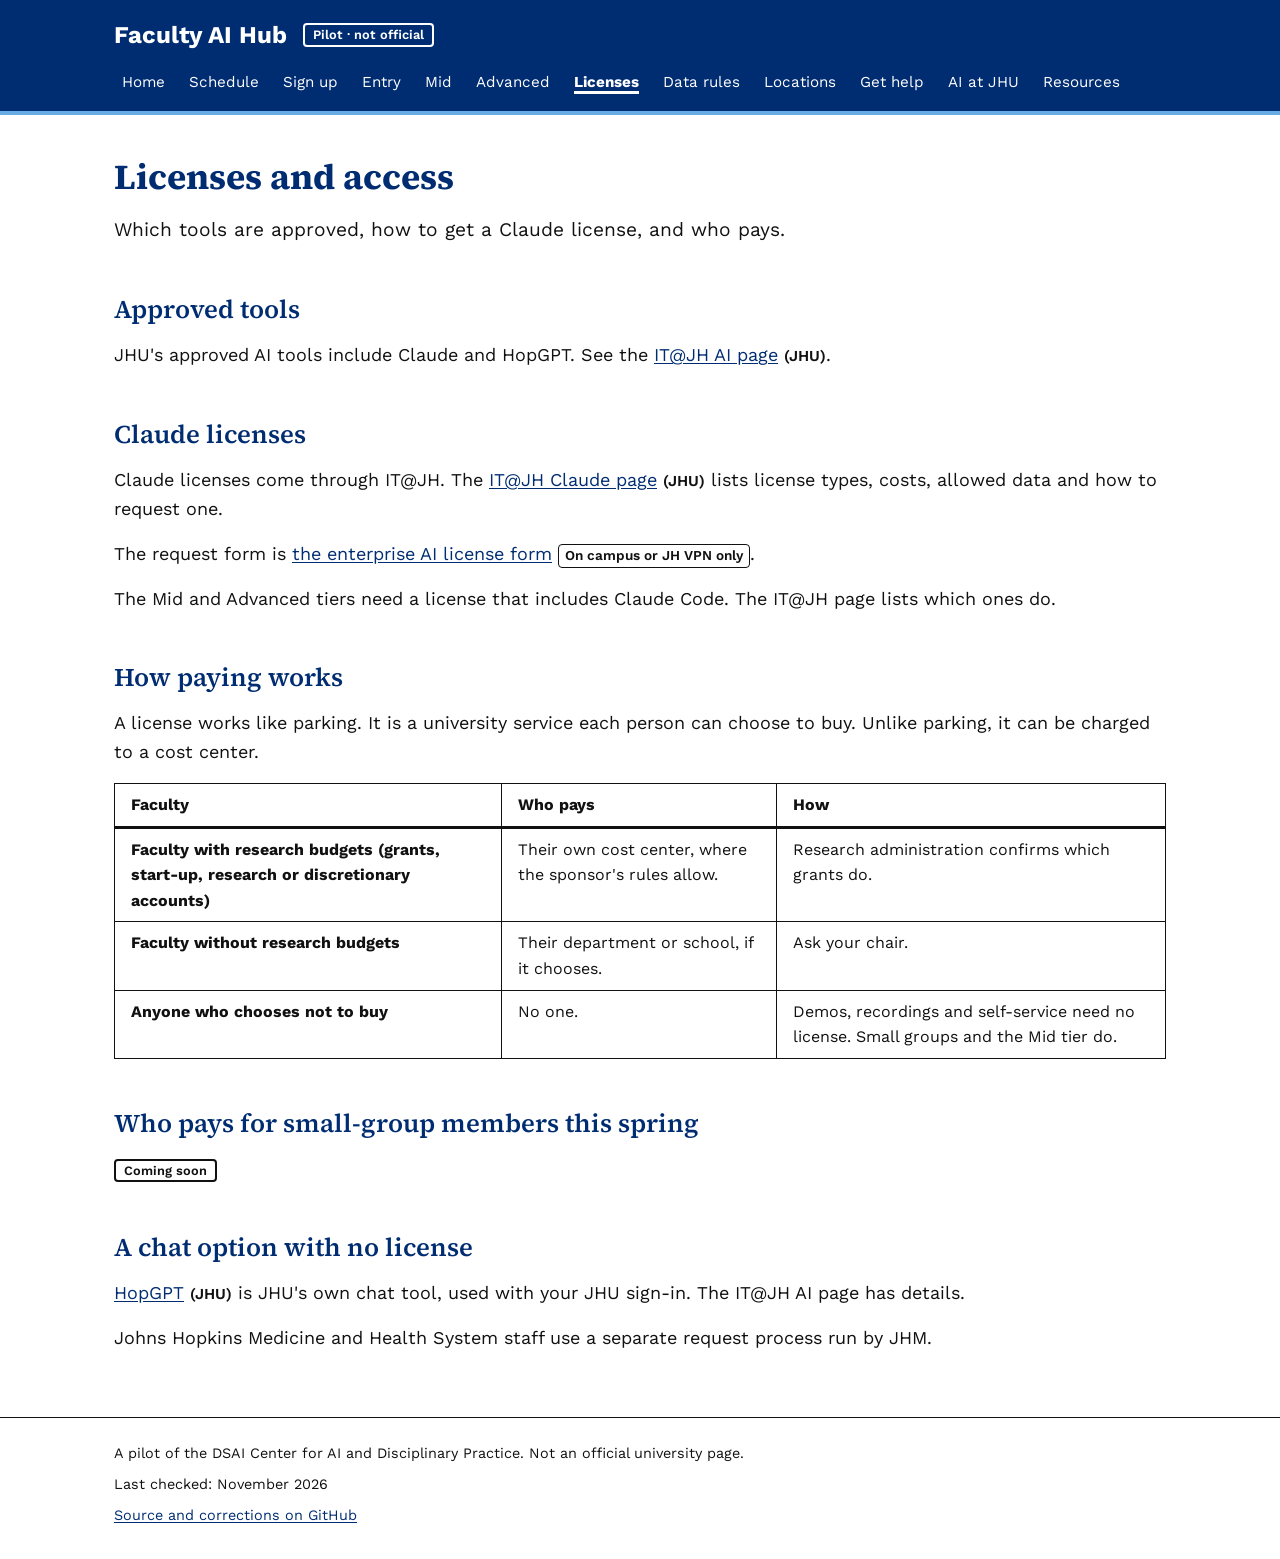
<file: licenses.html>
<!DOCTYPE html>
<html lang="en">
<head>
<meta charset="utf-8">
<meta name="viewport" content="width=device-width, initial-scale=1">
<title>Licenses and access | Faculty AI Hub (pilot)</title>
<link rel="stylesheet" href="css/site.css">
</head>
<body>
<a class="skip" href="#main">Skip to content</a>
<header class="site-header">
<div class="header-inner">
<div class="brand-row">
<a class="site-name" href="index.html">Faculty AI Hub</a>
<span class="pilot-tag">Pilot · not official</span>
</div>
<nav class="site-nav" aria-label="Main">
<ul>
<li><a href="index.html">Home</a></li>
<li><a href="schedule.html">Schedule</a></li>
<li><a href="sign-up.html">Sign up</a></li>
<li><a href="entry.html">Entry</a></li>
<li><a href="mid.html">Mid</a></li>
<li><a href="advanced.html">Advanced</a></li>
<li><a href="licenses.html" aria-current="page">Licenses</a></li>
<li><a href="data-rules.html">Data rules</a></li>
<li><a href="locations.html">Locations</a></li>
<li><a href="help.html">Get help</a></li>
<li><a href="ai-at-jhu.html">AI at JHU</a></li>
<li><a href="resources.html">Resources</a></li>
</ul>
</nav>
</div>
</header>
<main id="main">
<h1>Licenses and access</h1>
<p class="lead">Which tools are approved, how to get a Claude license, and who pays.</p>
<h2>Approved tools</h2>
<p>JHU's approved AI tools include Claude and HopGPT. See the <a href="https://it.johnshopkins.edu/ai/">IT@JH AI page</a> <span class="src">(JHU)</span>.</p>

<h2>Claude licenses</h2>
<p>Claude licenses come through IT@JH. The <a href="https://it.johnshopkins.edu/ai/claude/">IT@JH Claude page</a> <span class="src">(JHU)</span> lists license types, costs,
allowed data and how to request one.</p>
<p>The request form is <a href="https://portal.ai.jh.edu/enterprise-ai-license-form">the enterprise AI license form</a> <span class="note">On campus or JH VPN only</span>.</p>
<p>The Mid and Advanced tiers need a license that includes Claude Code. The IT@JH page lists which ones do.</p>

<h2>How paying works</h2>
<p>A license works like parking. It is a university service each person can choose to buy. Unlike parking, it can be charged to a cost center.</p>
<div class="table-wrap" role="region" aria-label="How paying works" tabindex="0">
<table>
<thead><tr><th scope="col">Faculty</th><th scope="col">Who pays</th><th scope="col">How</th></tr></thead>
<tbody>
<tr><th data-label="Faculty" scope="row">Faculty with research budgets (grants, start-up, research or discretionary accounts)</th><td data-label="Who pays">Their own cost center, where the sponsor's rules allow.</td><td data-label="How">Research administration confirms which grants do.</td></tr>
<tr><th data-label="Faculty" scope="row">Faculty without research budgets</th><td data-label="Who pays">Their department or school, if it chooses.</td><td data-label="How">Ask your chair.</td></tr>
<tr><th data-label="Faculty" scope="row">Anyone who chooses not to buy</th><td data-label="Who pays">No one.</td><td data-label="How">Demos, recordings and self-service need no license. Small groups and the Mid tier do.</td></tr>
</tbody>
</table>
</div>

<h2>Who pays for small-group members this spring</h2>
<p><span class="soon">Coming soon</span></p>

<h2>A chat option with no license</h2>
<p><a href="https://chat.ai.jh.edu/">HopGPT</a> <span class="src">(JHU)</span> is JHU's own chat tool, used with your JHU sign-in. The IT@JH AI page has details.</p>
<p>Johns Hopkins Medicine and Health System staff use a separate request process run by JHM.</p>
</main>
<footer class="site-footer">
<div class="footer-inner">
<p>A pilot of the DSAI Center for AI and Disciplinary Practice. Not an official university page.</p>
<p>Last checked: November 2026</p>
<p><a href="https://github.com/proflouishyman/dsai-ai-hub">Source and corrections on GitHub</a></p>
</div>
</footer>
</body>
</html>
</file>
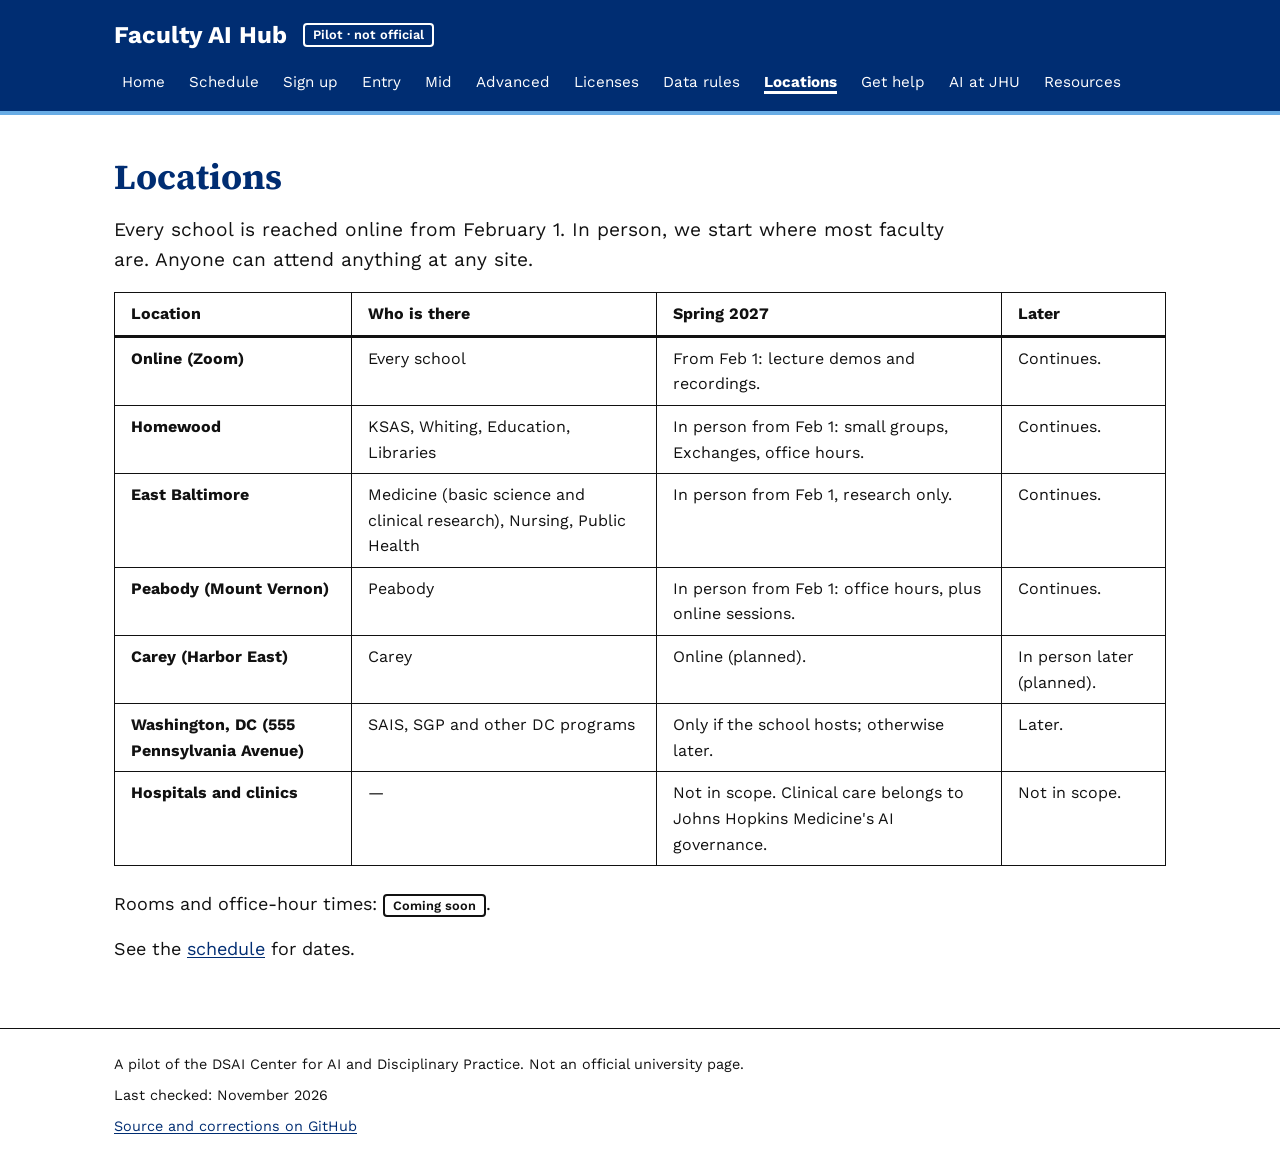
<file: locations.html>
<!DOCTYPE html>
<html lang="en">
<head>
<meta charset="utf-8">
<meta name="viewport" content="width=device-width, initial-scale=1">
<title>Locations | Faculty AI Hub (pilot)</title>
<link rel="stylesheet" href="css/site.css">
</head>
<body>
<a class="skip" href="#main">Skip to content</a>
<header class="site-header">
<div class="header-inner">
<div class="brand-row">
<a class="site-name" href="index.html">Faculty AI Hub</a>
<span class="pilot-tag">Pilot · not official</span>
</div>
<nav class="site-nav" aria-label="Main">
<ul>
<li><a href="index.html">Home</a></li>
<li><a href="schedule.html">Schedule</a></li>
<li><a href="sign-up.html">Sign up</a></li>
<li><a href="entry.html">Entry</a></li>
<li><a href="mid.html">Mid</a></li>
<li><a href="advanced.html">Advanced</a></li>
<li><a href="licenses.html">Licenses</a></li>
<li><a href="data-rules.html">Data rules</a></li>
<li><a href="locations.html" aria-current="page">Locations</a></li>
<li><a href="help.html">Get help</a></li>
<li><a href="ai-at-jhu.html">AI at JHU</a></li>
<li><a href="resources.html">Resources</a></li>
</ul>
</nav>
</div>
</header>
<main id="main">
<h1>Locations</h1>
<p class="lead">Every school is reached online from February 1. In person, we start where most faculty are. Anyone can attend anything at any site.</p>
<div class="table-wrap" role="region" aria-label="Locations and what happens at each" tabindex="0">
<table>
<thead><tr><th scope="col">Location</th><th scope="col">Who is there</th><th scope="col">Spring 2027</th><th scope="col">Later</th></tr></thead>
<tbody>
<tr><th data-label="Location" scope="row">Online (Zoom)</th><td data-label="Who is there">Every school</td><td data-label="Spring 2027">From Feb 1: lecture demos and recordings.</td><td data-label="Later">Continues.</td></tr>
<tr><th data-label="Location" scope="row">Homewood</th><td data-label="Who is there">KSAS, Whiting, Education, Libraries</td><td data-label="Spring 2027">In person from Feb 1: small groups, Exchanges, office hours.</td><td data-label="Later">Continues.</td></tr>
<tr><th data-label="Location" scope="row">East Baltimore</th><td data-label="Who is there">Medicine (basic science and clinical research), Nursing, Public Health</td><td data-label="Spring 2027">In person from Feb 1, research only.</td><td data-label="Later">Continues.</td></tr>
<tr><th data-label="Location" scope="row">Peabody (Mount Vernon)</th><td data-label="Who is there">Peabody</td><td data-label="Spring 2027">In person from Feb 1: office hours, plus online sessions.</td><td data-label="Later">Continues.</td></tr>
<tr><th data-label="Location" scope="row">Carey (Harbor East)</th><td data-label="Who is there">Carey</td><td data-label="Spring 2027">Online (planned).</td><td data-label="Later">In person later (planned).</td></tr>
<tr><th data-label="Location" scope="row">Washington, DC (555 Pennsylvania Avenue)</th><td data-label="Who is there">SAIS, SGP and other DC programs</td><td data-label="Spring 2027">Only if the school hosts; otherwise later.</td><td data-label="Later">Later.</td></tr>
<tr><th data-label="Location" scope="row">Hospitals and clinics</th><td data-label="Who is there">—</td><td data-label="Spring 2027">Not in scope. Clinical care belongs to Johns Hopkins Medicine's AI governance.</td><td data-label="Later">Not in scope.</td></tr>
</tbody>
</table>
</div>
<p>Rooms and office-hour times: <span class="soon">Coming soon</span>.</p>
<p>See the <a href="schedule.html">schedule</a> for dates.</p>
</main>
<footer class="site-footer">
<div class="footer-inner">
<p>A pilot of the DSAI Center for AI and Disciplinary Practice. Not an official university page.</p>
<p>Last checked: November 2026</p>
<p><a href="https://github.com/proflouishyman/dsai-ai-hub">Source and corrections on GitHub</a></p>
</div>
</footer>
</body>
</html>
</file>
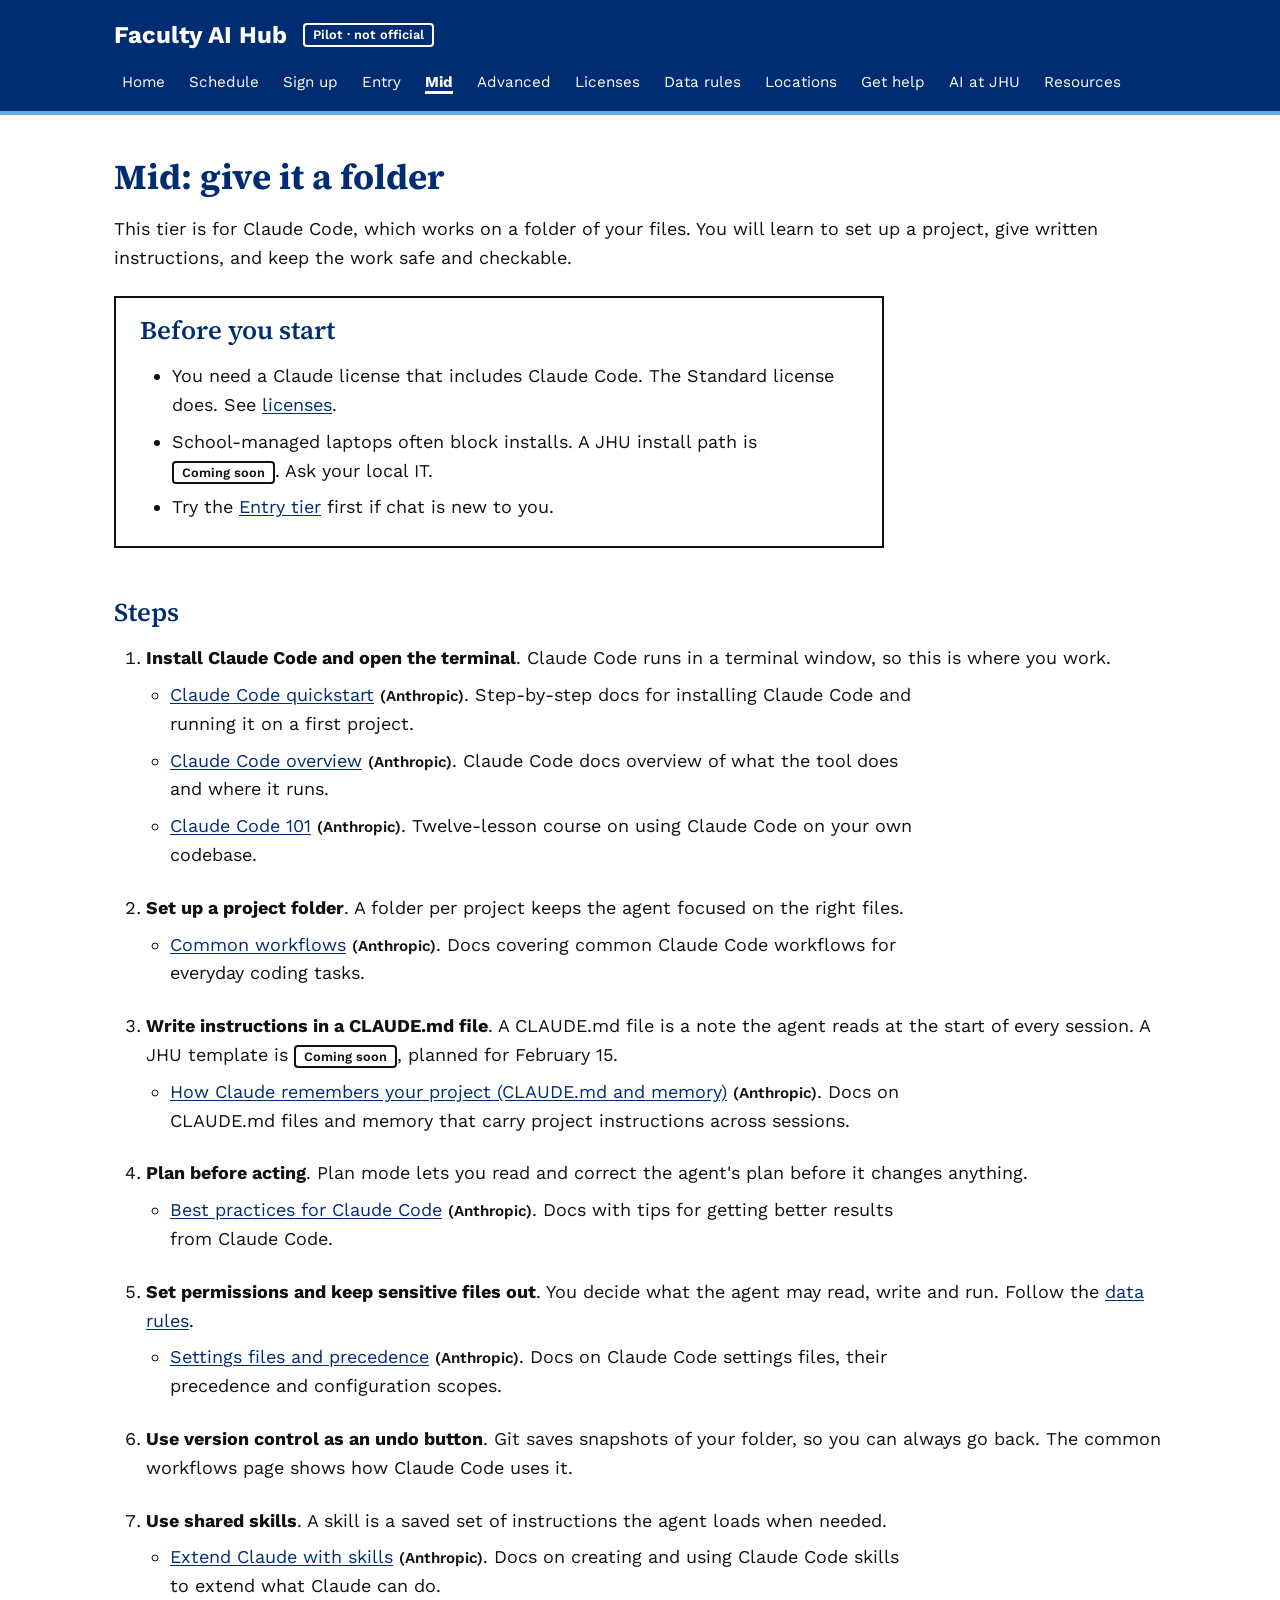
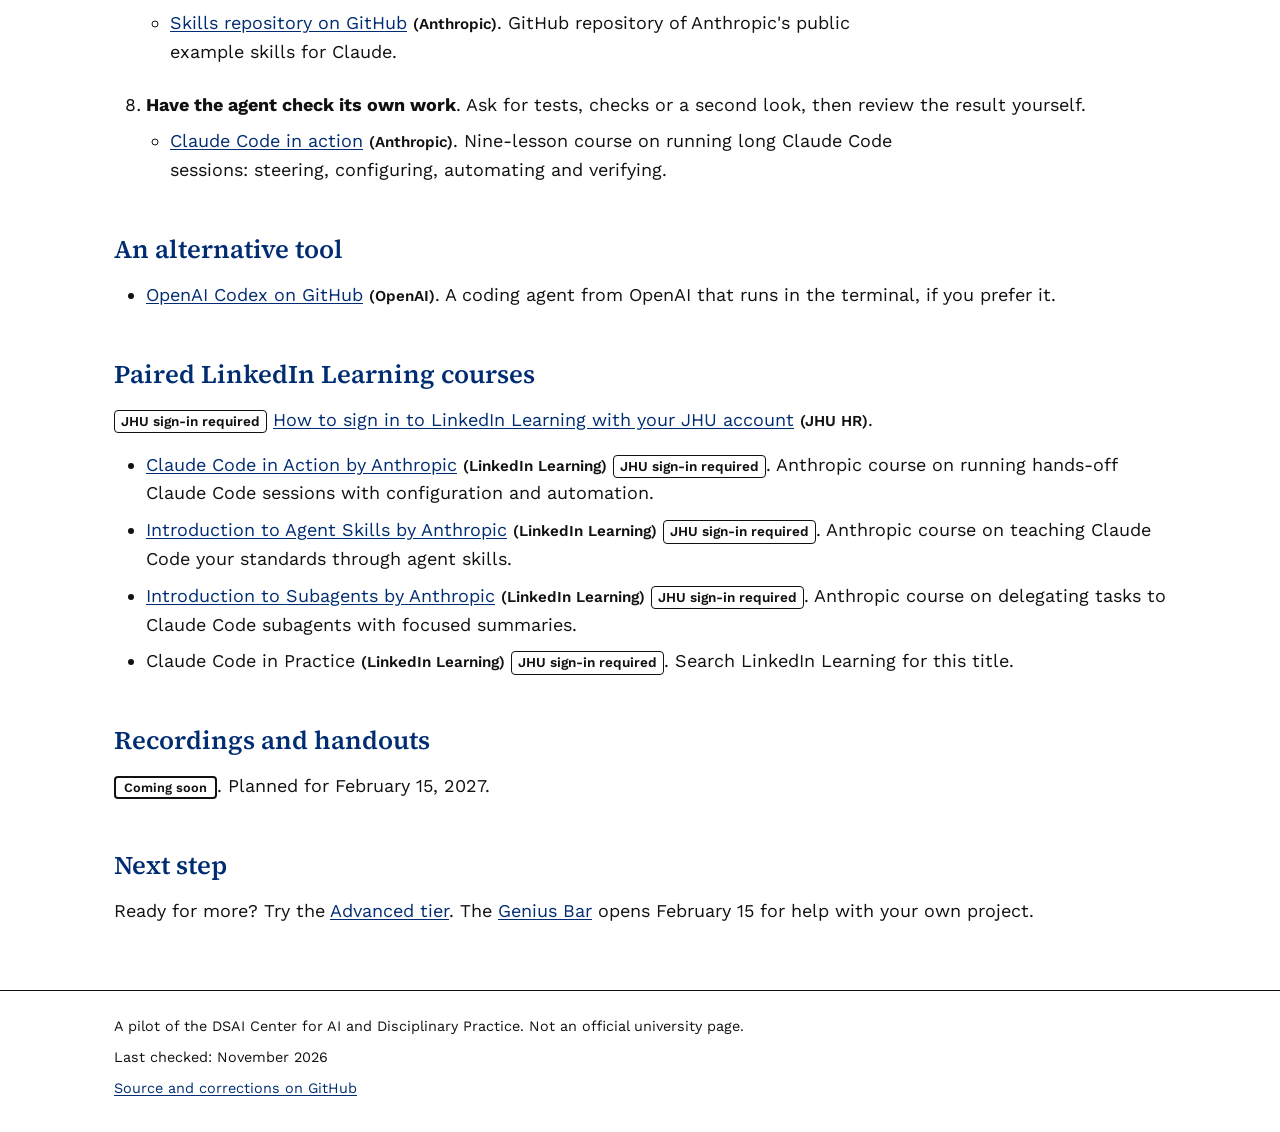
<file: mid.html>
<!DOCTYPE html>
<html lang="en">
<head>
<meta charset="utf-8">
<meta name="viewport" content="width=device-width, initial-scale=1">
<title>Mid | Faculty AI Hub (pilot)</title>
<link rel="stylesheet" href="css/site.css">
</head>
<body>
<a class="skip" href="#main">Skip to content</a>
<header class="site-header">
<div class="header-inner">
<div class="brand-row">
<a class="site-name" href="index.html">Faculty AI Hub</a>
<span class="pilot-tag">Pilot · not official</span>
</div>
<nav class="site-nav" aria-label="Main">
<ul>
<li><a href="index.html">Home</a></li>
<li><a href="schedule.html">Schedule</a></li>
<li><a href="sign-up.html">Sign up</a></li>
<li><a href="entry.html">Entry</a></li>
<li><a href="mid.html" aria-current="page">Mid</a></li>
<li><a href="advanced.html">Advanced</a></li>
<li><a href="licenses.html">Licenses</a></li>
<li><a href="data-rules.html">Data rules</a></li>
<li><a href="locations.html">Locations</a></li>
<li><a href="help.html">Get help</a></li>
<li><a href="ai-at-jhu.html">AI at JHU</a></li>
<li><a href="resources.html">Resources</a></li>
</ul>
</nav>
</div>
</header>
<main id="main">
<h1>Mid: give it a folder</h1>
<p>This tier is for Claude Code, which works on a folder of your files. You will learn to set up a project, give written instructions, and keep the work safe and checkable.</p>
<div class="box">
<h2>Before you start</h2>
<ul>
<li>You need a Claude license that includes Claude Code. The Standard license does. See <a href="licenses.html">licenses</a>.</li>
<li>School-managed laptops often block installs. A JHU install path is <span class="soon">Coming soon</span>. Ask your local IT.</li>
<li>Try the <a href="entry.html">Entry tier</a> first if chat is new to you.</li>
</ul>
</div>

<h2>Steps</h2>
<ol class="steps">
<li><span class="step-title">Install Claude Code and open the terminal</span>. Claude Code runs in a terminal window, so this is where you work.
<ul>
<li><a href="https://code.claude.com/docs/en/quickstart">Claude Code quickstart</a> <span class="src">(Anthropic)</span>. Step-by-step docs for installing Claude Code and running it on a first project.</li>
<li><a href="https://code.claude.com/docs/en/overview">Claude Code overview</a> <span class="src">(Anthropic)</span>. Claude Code docs overview of what the tool does and where it runs.</li>
<li><a href="https://academy.claude.com/courses/claude-code-101">Claude Code 101</a> <span class="src">(Anthropic)</span>. Twelve-lesson course on using Claude Code on your own codebase.</li>
</ul></li>
<li><span class="step-title">Set up a project folder</span>. A folder per project keeps the agent focused on the right files.
<ul>
<li><a href="https://code.claude.com/docs/en/common-workflows">Common workflows</a> <span class="src">(Anthropic)</span>. Docs covering common Claude Code workflows for everyday coding tasks.</li>
</ul></li>
<li><span class="step-title">Write instructions in a CLAUDE.md file</span>. A CLAUDE.md file is a note the agent reads at the start of every session. A JHU template is <span class="soon">Coming soon</span>, planned for February 15.
<ul>
<li><a href="https://code.claude.com/docs/en/memory">How Claude remembers your project (CLAUDE.md and memory)</a> <span class="src">(Anthropic)</span>. Docs on CLAUDE.md files and memory that carry project instructions across sessions.</li>
</ul></li>
<li><span class="step-title">Plan before acting</span>. Plan mode lets you read and correct the agent's plan before it changes anything.
<ul>
<li><a href="https://code.claude.com/docs/en/best-practices">Best practices for Claude Code</a> <span class="src">(Anthropic)</span>. Docs with tips for getting better results from Claude Code.</li>
</ul></li>
<li><span class="step-title">Set permissions and keep sensitive files out</span>. You decide what the agent may read, write and run. Follow the <a href="data-rules.html">data rules</a>.
<ul>
<li><a href="https://code.claude.com/docs/en/settings">Settings files and precedence</a> <span class="src">(Anthropic)</span>. Docs on Claude Code settings files, their precedence and configuration scopes.</li>
</ul></li>
<li><span class="step-title">Use version control as an undo button</span>. Git saves snapshots of your folder, so you can always go back. The common workflows page shows how Claude Code uses it.</li>
<li><span class="step-title">Use shared skills</span>. A skill is a saved set of instructions the agent loads when needed.
<ul>
<li><a href="https://code.claude.com/docs/en/skills">Extend Claude with skills</a> <span class="src">(Anthropic)</span>. Docs on creating and using Claude Code skills to extend what Claude can do.</li>
<li><a href="https://github.com/anthropics/skills">Skills repository on GitHub</a> <span class="src">(Anthropic)</span>. GitHub repository of Anthropic&#x27;s public example skills for Claude.</li>
</ul></li>
<li><span class="step-title">Have the agent check its own work</span>. Ask for tests, checks or a second look, then review the result yourself.
<ul>
<li><a href="https://academy.claude.com/courses/claude-code-in-action">Claude Code in action</a> <span class="src">(Anthropic)</span>. Nine-lesson course on running long Claude Code sessions: steering, configuring, automating and verifying.</li>
</ul></li>
</ol>
<h2>An alternative tool</h2>
<ul>
<li><a href="https://github.com/openai/codex">OpenAI Codex on GitHub</a> <span class="src">(OpenAI)</span>. A coding agent from OpenAI that runs in the terminal, if you prefer it.</li>
</ul>

<h2>Paired LinkedIn Learning courses</h2>
<p><span class="note">JHU sign-in required</span> <a href="https://hr.jhu.edu/learning-development/linkedin-learning/">How to sign in to LinkedIn Learning with your JHU account</a> <span class="src">(JHU HR)</span>.</p>
<ul>
<li><a href="https://www.linkedin.com/learning/claude-code-in-action-by-anthropic?u=2106537">Claude Code in Action by Anthropic</a> <span class="src">(LinkedIn Learning)</span> <span class="note">JHU sign-in required</span>. Anthropic course on running hands-off Claude Code sessions with configuration and automation.</li>
<li><a href="https://www.linkedin.com/learning/introduction-to-agent-skills-by-anthropic?u=2106537">Introduction to Agent Skills by Anthropic</a> <span class="src">(LinkedIn Learning)</span> <span class="note">JHU sign-in required</span>. Anthropic course on teaching Claude Code your standards through agent skills.</li>
<li><a href="https://www.linkedin.com/learning/introduction-to-subagents-by-anthropic?u=2106537">Introduction to Subagents by Anthropic</a> <span class="src">(LinkedIn Learning)</span> <span class="note">JHU sign-in required</span>. Anthropic course on delegating tasks to Claude Code subagents with focused summaries.</li>
<li>Claude Code in Practice <span class="src">(LinkedIn Learning)</span> <span class="note">JHU sign-in required</span>. Search LinkedIn Learning for this title.</li>
</ul>

<h2>Recordings and handouts</h2>
<p><span class="soon">Coming soon</span>. Planned for February 15, 2027.</p>

<h2>Next step</h2>
<p>Ready for more? Try the <a href="advanced.html">Advanced tier</a>. The <a href="help.html">Genius Bar</a> opens February 15 for help with your own project.</p>
</main>
<footer class="site-footer">
<div class="footer-inner">
<p>A pilot of the DSAI Center for AI and Disciplinary Practice. Not an official university page.</p>
<p>Last checked: November 2026</p>
<p><a href="https://github.com/proflouishyman/dsai-ai-hub">Source and corrections on GitHub</a></p>
</div>
</footer>
</body>
</html>
</file>
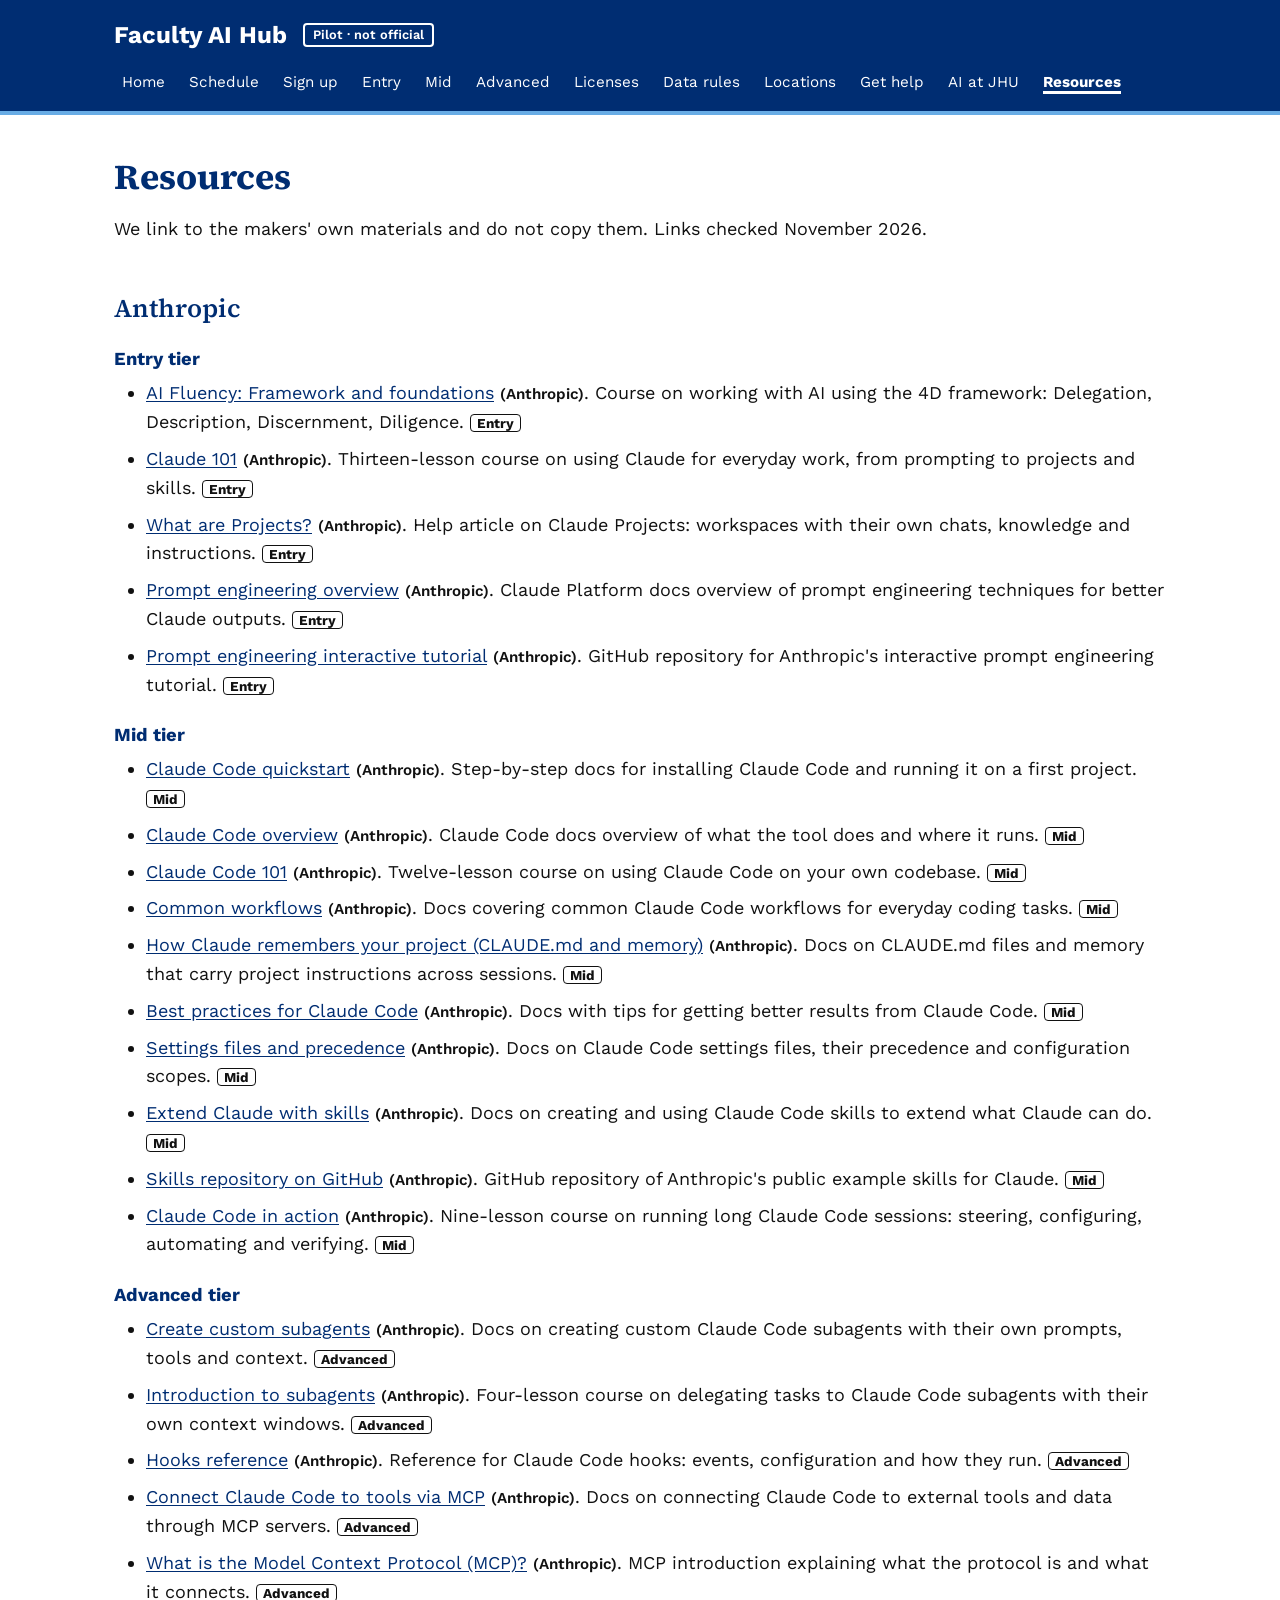
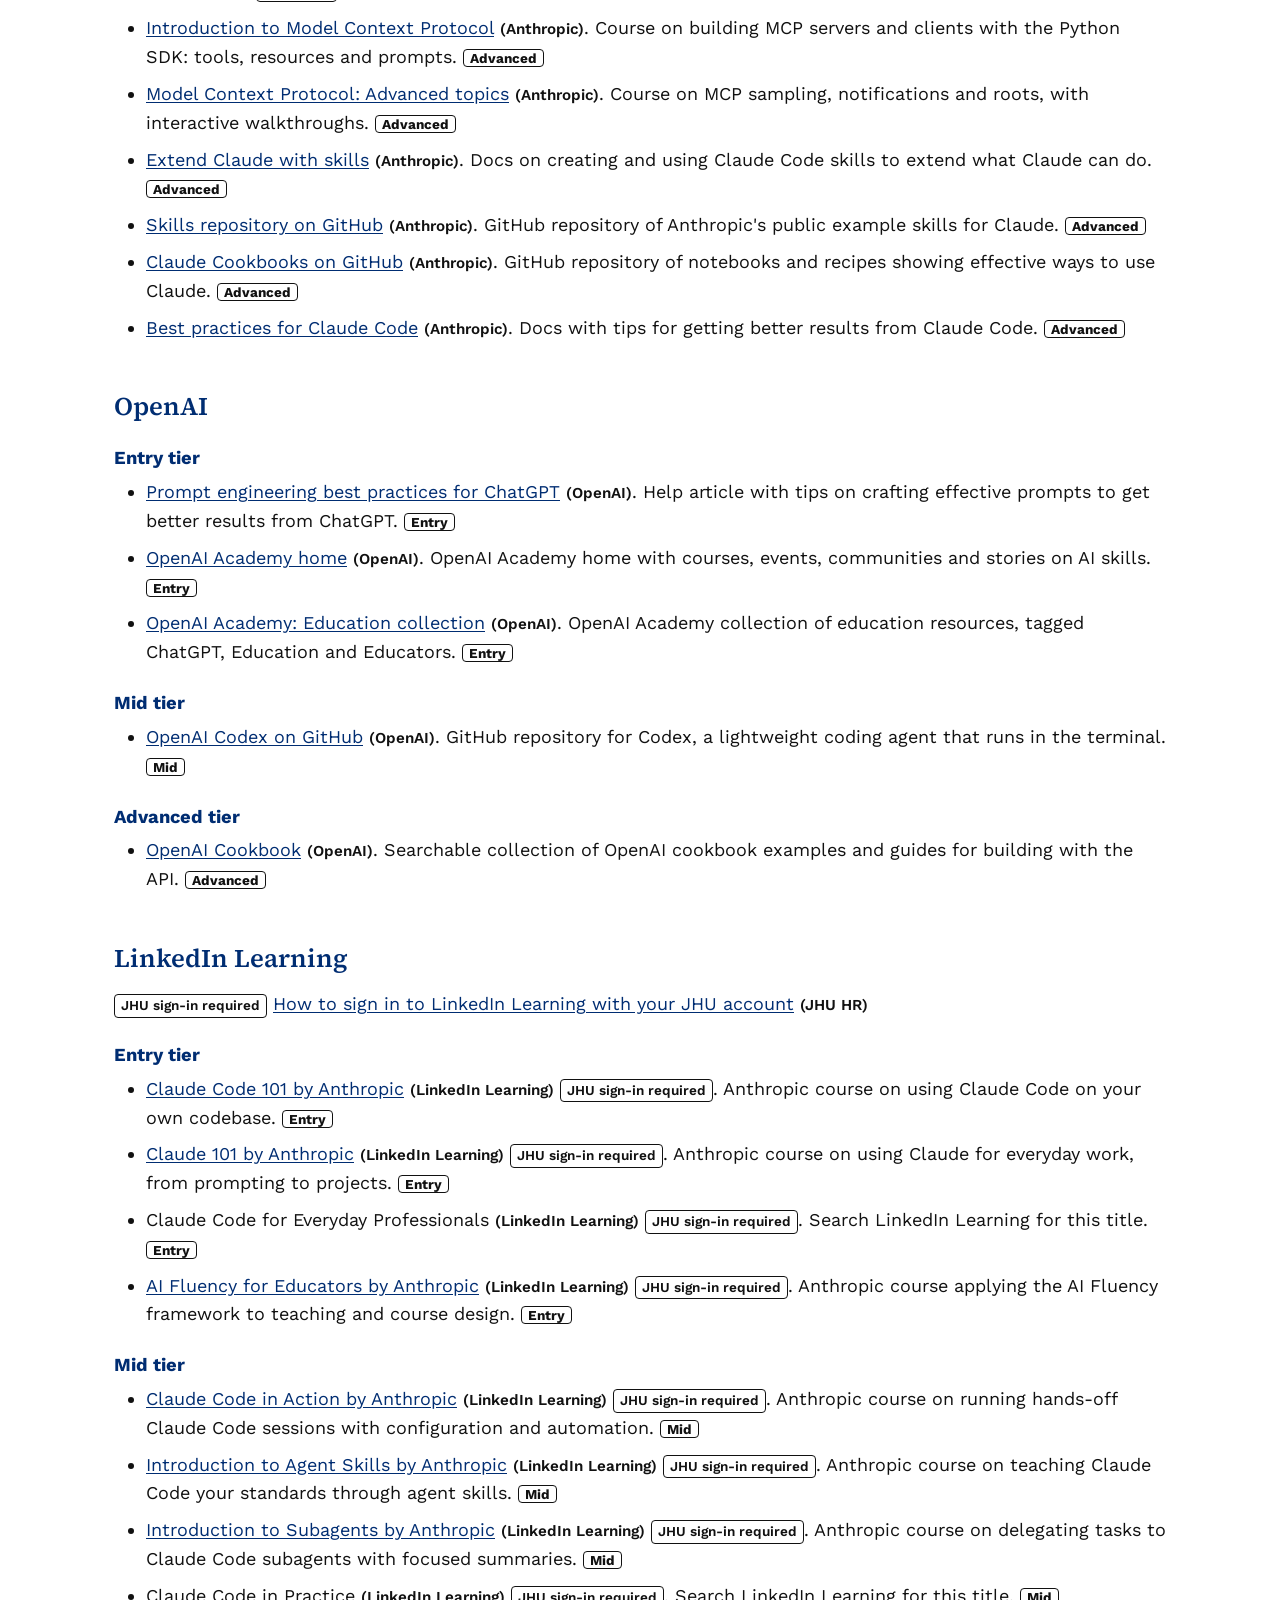
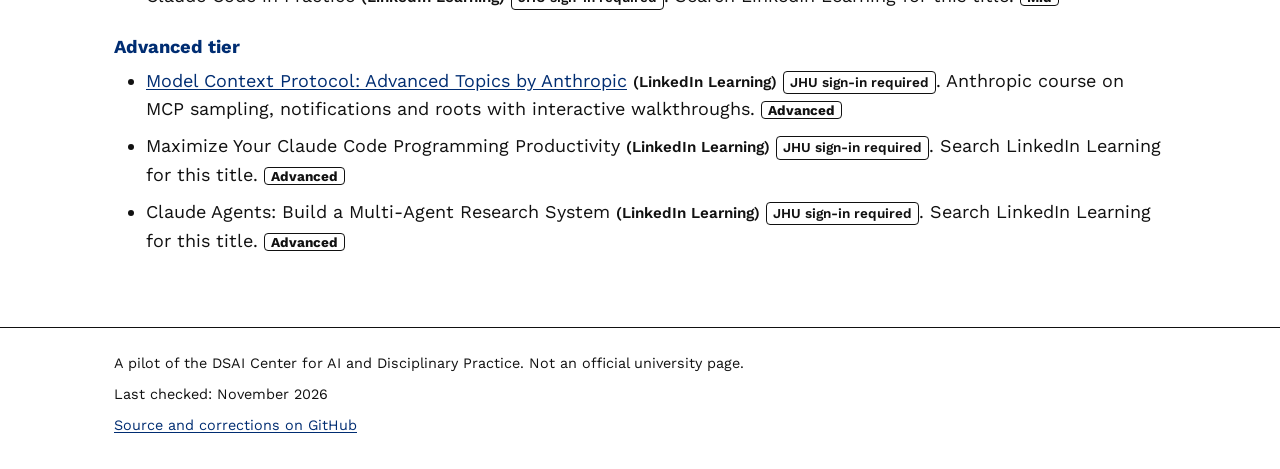
<file: resources.html>
<!DOCTYPE html>
<html lang="en">
<head>
<meta charset="utf-8">
<meta name="viewport" content="width=device-width, initial-scale=1">
<title>Resources | Faculty AI Hub (pilot)</title>
<link rel="stylesheet" href="css/site.css">
</head>
<body>
<a class="skip" href="#main">Skip to content</a>
<header class="site-header">
<div class="header-inner">
<div class="brand-row">
<a class="site-name" href="index.html">Faculty AI Hub</a>
<span class="pilot-tag">Pilot · not official</span>
</div>
<nav class="site-nav" aria-label="Main">
<ul>
<li><a href="index.html">Home</a></li>
<li><a href="schedule.html">Schedule</a></li>
<li><a href="sign-up.html">Sign up</a></li>
<li><a href="entry.html">Entry</a></li>
<li><a href="mid.html">Mid</a></li>
<li><a href="advanced.html">Advanced</a></li>
<li><a href="licenses.html">Licenses</a></li>
<li><a href="data-rules.html">Data rules</a></li>
<li><a href="locations.html">Locations</a></li>
<li><a href="help.html">Get help</a></li>
<li><a href="ai-at-jhu.html">AI at JHU</a></li>
<li><a href="resources.html" aria-current="page">Resources</a></li>
</ul>
</nav>
</div>
</header>
<main id="main">
<h1>Resources</h1>
<p>We link to the makers' own materials and do not copy them. Links checked November 2026.</p>
<h2>Anthropic</h2>
<h3>Entry tier</h3>
<ul>
<li><a href="https://academy.claude.com/courses/ai-fluency-framework-foundations">AI Fluency: Framework and foundations</a> <span class="src">(Anthropic)</span>. Course on working with AI using the 4D framework: Delegation, Description, Discernment, Diligence. <span class="tag">Entry</span></li>
<li><a href="https://academy.claude.com/courses/claude-101">Claude 101</a> <span class="src">(Anthropic)</span>. Thirteen-lesson course on using Claude for everyday work, from prompting to projects and skills. <span class="tag">Entry</span></li>
<li><a href="https://support.claude.com/en/articles/9517075-what-are-projects">What are Projects?</a> <span class="src">(Anthropic)</span>. Help article on Claude Projects: workspaces with their own chats, knowledge and instructions. <span class="tag">Entry</span></li>
<li><a href="https://platform.claude.com/docs/en/build-with-claude/prompt-engineering/overview">Prompt engineering overview</a> <span class="src">(Anthropic)</span>. Claude Platform docs overview of prompt engineering techniques for better Claude outputs. <span class="tag">Entry</span></li>
<li><a href="https://github.com/anthropics/prompt-eng-interactive-tutorial">Prompt engineering interactive tutorial</a> <span class="src">(Anthropic)</span>. GitHub repository for Anthropic&#x27;s interactive prompt engineering tutorial. <span class="tag">Entry</span></li>
</ul>
<h3>Mid tier</h3>
<ul>
<li><a href="https://code.claude.com/docs/en/quickstart">Claude Code quickstart</a> <span class="src">(Anthropic)</span>. Step-by-step docs for installing Claude Code and running it on a first project. <span class="tag">Mid</span></li>
<li><a href="https://code.claude.com/docs/en/overview">Claude Code overview</a> <span class="src">(Anthropic)</span>. Claude Code docs overview of what the tool does and where it runs. <span class="tag">Mid</span></li>
<li><a href="https://academy.claude.com/courses/claude-code-101">Claude Code 101</a> <span class="src">(Anthropic)</span>. Twelve-lesson course on using Claude Code on your own codebase. <span class="tag">Mid</span></li>
<li><a href="https://code.claude.com/docs/en/common-workflows">Common workflows</a> <span class="src">(Anthropic)</span>. Docs covering common Claude Code workflows for everyday coding tasks. <span class="tag">Mid</span></li>
<li><a href="https://code.claude.com/docs/en/memory">How Claude remembers your project (CLAUDE.md and memory)</a> <span class="src">(Anthropic)</span>. Docs on CLAUDE.md files and memory that carry project instructions across sessions. <span class="tag">Mid</span></li>
<li><a href="https://code.claude.com/docs/en/best-practices">Best practices for Claude Code</a> <span class="src">(Anthropic)</span>. Docs with tips for getting better results from Claude Code. <span class="tag">Mid</span></li>
<li><a href="https://code.claude.com/docs/en/settings">Settings files and precedence</a> <span class="src">(Anthropic)</span>. Docs on Claude Code settings files, their precedence and configuration scopes. <span class="tag">Mid</span></li>
<li><a href="https://code.claude.com/docs/en/skills">Extend Claude with skills</a> <span class="src">(Anthropic)</span>. Docs on creating and using Claude Code skills to extend what Claude can do. <span class="tag">Mid</span></li>
<li><a href="https://github.com/anthropics/skills">Skills repository on GitHub</a> <span class="src">(Anthropic)</span>. GitHub repository of Anthropic&#x27;s public example skills for Claude. <span class="tag">Mid</span></li>
<li><a href="https://academy.claude.com/courses/claude-code-in-action">Claude Code in action</a> <span class="src">(Anthropic)</span>. Nine-lesson course on running long Claude Code sessions: steering, configuring, automating and verifying. <span class="tag">Mid</span></li>
</ul>
<h3>Advanced tier</h3>
<ul>
<li><a href="https://code.claude.com/docs/en/sub-agents">Create custom subagents</a> <span class="src">(Anthropic)</span>. Docs on creating custom Claude Code subagents with their own prompts, tools and context. <span class="tag">Advanced</span></li>
<li><a href="https://academy.claude.com/courses/introduction-to-subagents">Introduction to subagents</a> <span class="src">(Anthropic)</span>. Four-lesson course on delegating tasks to Claude Code subagents with their own context windows. <span class="tag">Advanced</span></li>
<li><a href="https://code.claude.com/docs/en/hooks">Hooks reference</a> <span class="src">(Anthropic)</span>. Reference for Claude Code hooks: events, configuration and how they run. <span class="tag">Advanced</span></li>
<li><a href="https://code.claude.com/docs/en/mcp">Connect Claude Code to tools via MCP</a> <span class="src">(Anthropic)</span>. Docs on connecting Claude Code to external tools and data through MCP servers. <span class="tag">Advanced</span></li>
<li><a href="https://modelcontextprotocol.io/docs/2026-07-28/getting-started/intro">What is the Model Context Protocol (MCP)?</a> <span class="src">(Anthropic)</span>. MCP introduction explaining what the protocol is and what it connects. <span class="tag">Advanced</span></li>
<li><a href="https://academy.claude.com/courses/introduction-to-model-context-protocol">Introduction to Model Context Protocol</a> <span class="src">(Anthropic)</span>. Course on building MCP servers and clients with the Python SDK: tools, resources and prompts. <span class="tag">Advanced</span></li>
<li><a href="https://academy.claude.com/courses/model-context-protocol-advanced-topics">Model Context Protocol: Advanced topics</a> <span class="src">(Anthropic)</span>. Course on MCP sampling, notifications and roots, with interactive walkthroughs. <span class="tag">Advanced</span></li>
<li><a href="https://code.claude.com/docs/en/skills">Extend Claude with skills</a> <span class="src">(Anthropic)</span>. Docs on creating and using Claude Code skills to extend what Claude can do. <span class="tag">Advanced</span></li>
<li><a href="https://github.com/anthropics/skills">Skills repository on GitHub</a> <span class="src">(Anthropic)</span>. GitHub repository of Anthropic&#x27;s public example skills for Claude. <span class="tag">Advanced</span></li>
<li><a href="https://github.com/anthropics/claude-cookbooks">Claude Cookbooks on GitHub</a> <span class="src">(Anthropic)</span>. GitHub repository of notebooks and recipes showing effective ways to use Claude. <span class="tag">Advanced</span></li>
<li><a href="https://code.claude.com/docs/en/best-practices">Best practices for Claude Code</a> <span class="src">(Anthropic)</span>. Docs with tips for getting better results from Claude Code. <span class="tag">Advanced</span></li>
</ul>
<h2>OpenAI</h2>
<h3>Entry tier</h3>
<ul>
<li><a href="https://help.openai.com/en/articles/10032626-prompt-engineering-best-practices-for-chatgpt">Prompt engineering best practices for ChatGPT</a> <span class="src">(OpenAI)</span>. Help article with tips on crafting effective prompts to get better results from ChatGPT. <span class="tag">Entry</span></li>
<li><a href="https://academy.openai.com/">OpenAI Academy home</a> <span class="src">(OpenAI)</span>. OpenAI Academy home with courses, events, communities and stories on AI skills. <span class="tag">Entry</span></li>
<li><a href="https://academy.openai.com/home/collections/education-ai">OpenAI Academy: Education collection</a> <span class="src">(OpenAI)</span>. OpenAI Academy collection of education resources, tagged ChatGPT, Education and Educators. <span class="tag">Entry</span></li>
</ul>
<h3>Mid tier</h3>
<ul>
<li><a href="https://github.com/openai/codex">OpenAI Codex on GitHub</a> <span class="src">(OpenAI)</span>. GitHub repository for Codex, a lightweight coding agent that runs in the terminal. <span class="tag">Mid</span></li>
</ul>
<h3>Advanced tier</h3>
<ul>
<li><a href="https://developers.openai.com/cookbook">OpenAI Cookbook</a> <span class="src">(OpenAI)</span>. Searchable collection of OpenAI cookbook examples and guides for building with the API. <span class="tag">Advanced</span></li>
</ul>
<h2>LinkedIn Learning</h2>
<p><span class="note">JHU sign-in required</span> <a href="https://hr.jhu.edu/learning-development/linkedin-learning/">How to sign in to LinkedIn Learning with your JHU account</a> <span class="src">(JHU HR)</span></p>
<h3>Entry tier</h3>
<ul>
<li><a href="https://www.linkedin.com/learning/claude-code-101-by-anthropic?u=2106537">Claude Code 101 by Anthropic</a> <span class="src">(LinkedIn Learning)</span> <span class="note">JHU sign-in required</span>. Anthropic course on using Claude Code on your own codebase. <span class="tag">Entry</span></li>
<li><a href="https://www.linkedin.com/learning/claude-101-by-anthropic?u=2106537">Claude 101 by Anthropic</a> <span class="src">(LinkedIn Learning)</span> <span class="note">JHU sign-in required</span>. Anthropic course on using Claude for everyday work, from prompting to projects. <span class="tag">Entry</span></li>
<li>Claude Code for Everyday Professionals <span class="src">(LinkedIn Learning)</span> <span class="note">JHU sign-in required</span>. Search LinkedIn Learning for this title. <span class="tag">Entry</span></li>
<li><a href="https://www.linkedin.com/learning/ai-fluency-for-educators-by-anthropic?u=2106537">AI Fluency for Educators by Anthropic</a> <span class="src">(LinkedIn Learning)</span> <span class="note">JHU sign-in required</span>. Anthropic course applying the AI Fluency framework to teaching and course design. <span class="tag">Entry</span></li>
</ul>
<h3>Mid tier</h3>
<ul>
<li><a href="https://www.linkedin.com/learning/claude-code-in-action-by-anthropic?u=2106537">Claude Code in Action by Anthropic</a> <span class="src">(LinkedIn Learning)</span> <span class="note">JHU sign-in required</span>. Anthropic course on running hands-off Claude Code sessions with configuration and automation. <span class="tag">Mid</span></li>
<li><a href="https://www.linkedin.com/learning/introduction-to-agent-skills-by-anthropic?u=2106537">Introduction to Agent Skills by Anthropic</a> <span class="src">(LinkedIn Learning)</span> <span class="note">JHU sign-in required</span>. Anthropic course on teaching Claude Code your standards through agent skills. <span class="tag">Mid</span></li>
<li><a href="https://www.linkedin.com/learning/introduction-to-subagents-by-anthropic?u=2106537">Introduction to Subagents by Anthropic</a> <span class="src">(LinkedIn Learning)</span> <span class="note">JHU sign-in required</span>. Anthropic course on delegating tasks to Claude Code subagents with focused summaries. <span class="tag">Mid</span></li>
<li>Claude Code in Practice <span class="src">(LinkedIn Learning)</span> <span class="note">JHU sign-in required</span>. Search LinkedIn Learning for this title. <span class="tag">Mid</span></li>
</ul>
<h3>Advanced tier</h3>
<ul>
<li><a href="https://www.linkedin.com/learning/model-context-protocol-advanced-topics-by-anthropic?u=2106537">Model Context Protocol: Advanced Topics by Anthropic</a> <span class="src">(LinkedIn Learning)</span> <span class="note">JHU sign-in required</span>. Anthropic course on MCP sampling, notifications and roots with interactive walkthroughs. <span class="tag">Advanced</span></li>
<li>Maximize Your Claude Code Programming Productivity <span class="src">(LinkedIn Learning)</span> <span class="note">JHU sign-in required</span>. Search LinkedIn Learning for this title. <span class="tag">Advanced</span></li>
<li>Claude Agents: Build a Multi-Agent Research System <span class="src">(LinkedIn Learning)</span> <span class="note">JHU sign-in required</span>. Search LinkedIn Learning for this title. <span class="tag">Advanced</span></li>
</ul>
</main>
<footer class="site-footer">
<div class="footer-inner">
<p>A pilot of the DSAI Center for AI and Disciplinary Practice. Not an official university page.</p>
<p>Last checked: November 2026</p>
<p><a href="https://github.com/proflouishyman/dsai-ai-hub">Source and corrections on GitHub</a></p>
</div>
</footer>
</body>
</html>
</file>
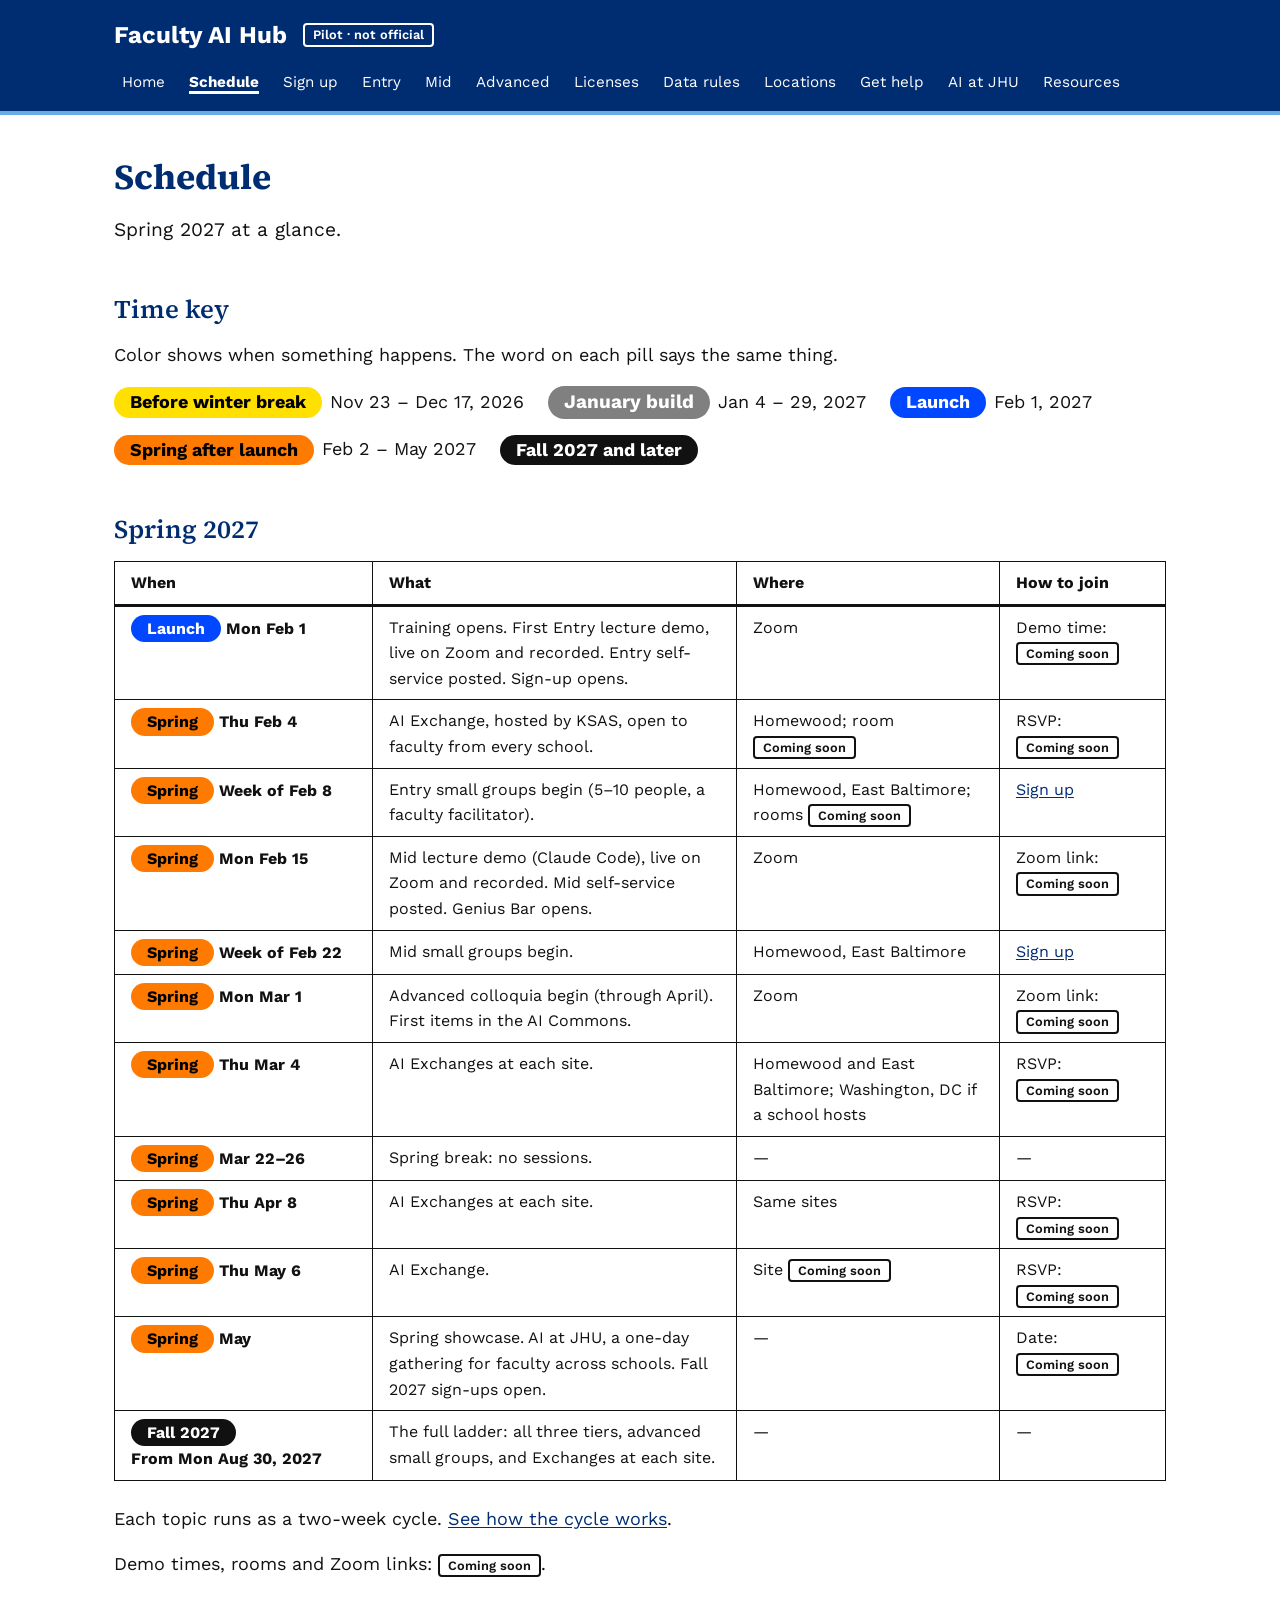
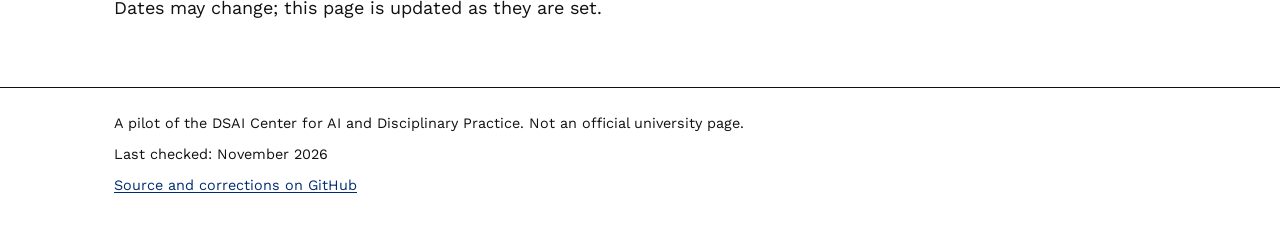
<file: schedule.html>
<!DOCTYPE html>
<html lang="en">
<head>
<meta charset="utf-8">
<meta name="viewport" content="width=device-width, initial-scale=1">
<title>Schedule | Faculty AI Hub (pilot)</title>
<link rel="stylesheet" href="css/site.css">
</head>
<body>
<a class="skip" href="#main">Skip to content</a>
<header class="site-header">
<div class="header-inner">
<div class="brand-row">
<a class="site-name" href="index.html">Faculty AI Hub</a>
<span class="pilot-tag">Pilot · not official</span>
</div>
<nav class="site-nav" aria-label="Main">
<ul>
<li><a href="index.html">Home</a></li>
<li><a href="schedule.html" aria-current="page">Schedule</a></li>
<li><a href="sign-up.html">Sign up</a></li>
<li><a href="entry.html">Entry</a></li>
<li><a href="mid.html">Mid</a></li>
<li><a href="advanced.html">Advanced</a></li>
<li><a href="licenses.html">Licenses</a></li>
<li><a href="data-rules.html">Data rules</a></li>
<li><a href="locations.html">Locations</a></li>
<li><a href="help.html">Get help</a></li>
<li><a href="ai-at-jhu.html">AI at JHU</a></li>
<li><a href="resources.html">Resources</a></li>
</ul>
</nav>
</div>
</header>
<main id="main">
<h1>Schedule</h1>
<p class="lead">Spring 2027 at a glance.</p>
<h2>Time key</h2>
<p>Color shows when something happens. The word on each pill says the same thing.</p>
<ul class="key">
<li><span class="pill pill-before">Before winter break</span> <span>Nov 23 – Dec 17, 2026</span></li>
<li><span class="pill pill-jan">January build</span> <span>Jan 4 – 29, 2027</span></li>
<li><span class="pill pill-launch">Launch</span> <span>Feb 1, 2027</span></li>
<li><span class="pill pill-spring">Spring after launch</span> <span>Feb 2 – May 2027</span></li>
<li><span class="pill pill-fall">Fall 2027 and later</span></li>
</ul>

<h2>Spring 2027</h2>
<div class="table-wrap" role="region" aria-label="Spring 2027 schedule, scrolls sideways on small screens" tabindex="0">
<table>
<thead><tr><th scope="col">When</th><th scope="col">What</th><th scope="col">Where</th><th scope="col">How to join</th></tr></thead>
<tbody>
<tr><th data-label="When" scope="row"><span class="pill pill-launch">Launch</span> <span class="nobr">Mon Feb 1</span></th><td data-label="What">Training opens. First Entry lecture demo, live on Zoom and recorded. Entry self-service posted. Sign-up opens.</td><td data-label="Where">Zoom</td><td data-label="How to join">Demo time: <span class="soon">Coming soon</span></td></tr>
<tr><th data-label="When" scope="row"><span class="pill pill-spring">Spring</span> <span class="nobr">Thu Feb 4</span></th><td data-label="What">AI Exchange, hosted by KSAS, open to faculty from every school.</td><td data-label="Where">Homewood; room <span class="soon">Coming soon</span></td><td data-label="How to join">RSVP: <span class="soon">Coming soon</span></td></tr>
<tr><th data-label="When" scope="row"><span class="pill pill-spring">Spring</span> <span class="nobr">Week of Feb 8</span></th><td data-label="What">Entry small groups begin (5–10 people, a faculty facilitator).</td><td data-label="Where">Homewood, East Baltimore; rooms <span class="soon">Coming soon</span></td><td data-label="How to join"><a href="sign-up.html">Sign up</a></td></tr>
<tr><th data-label="When" scope="row"><span class="pill pill-spring">Spring</span> <span class="nobr">Mon Feb 15</span></th><td data-label="What">Mid lecture demo (Claude Code), live on Zoom and recorded. Mid self-service posted. Genius Bar opens.</td><td data-label="Where">Zoom</td><td data-label="How to join">Zoom link: <span class="soon">Coming soon</span></td></tr>
<tr><th data-label="When" scope="row"><span class="pill pill-spring">Spring</span> <span class="nobr">Week of Feb 22</span></th><td data-label="What">Mid small groups begin.</td><td data-label="Where">Homewood, East Baltimore</td><td data-label="How to join"><a href="sign-up.html">Sign up</a></td></tr>
<tr><th data-label="When" scope="row"><span class="pill pill-spring">Spring</span> <span class="nobr">Mon Mar 1</span></th><td data-label="What">Advanced colloquia begin (through April). First items in the AI Commons.</td><td data-label="Where">Zoom</td><td data-label="How to join">Zoom link: <span class="soon">Coming soon</span></td></tr>
<tr><th data-label="When" scope="row"><span class="pill pill-spring">Spring</span> <span class="nobr">Thu Mar 4</span></th><td data-label="What">AI Exchanges at each site.</td><td data-label="Where">Homewood and East Baltimore; Washington, DC if a school hosts</td><td data-label="How to join">RSVP: <span class="soon">Coming soon</span></td></tr>
<tr><th data-label="When" scope="row"><span class="pill pill-spring">Spring</span> <span class="nobr">Mar 22–26</span></th><td data-label="What">Spring break: no sessions.</td><td data-label="Where">—</td><td data-label="How to join">—</td></tr>
<tr><th data-label="When" scope="row"><span class="pill pill-spring">Spring</span> <span class="nobr">Thu Apr 8</span></th><td data-label="What">AI Exchanges at each site.</td><td data-label="Where">Same sites</td><td data-label="How to join">RSVP: <span class="soon">Coming soon</span></td></tr>
<tr><th data-label="When" scope="row"><span class="pill pill-spring">Spring</span> <span class="nobr">Thu May 6</span></th><td data-label="What">AI Exchange.</td><td data-label="Where">Site <span class="soon">Coming soon</span></td><td data-label="How to join">RSVP: <span class="soon">Coming soon</span></td></tr>
<tr><th data-label="When" scope="row"><span class="pill pill-spring">Spring</span> <span class="nobr">May</span></th><td data-label="What">Spring showcase. AI at JHU, a one-day gathering for faculty across schools. Fall 2027 sign-ups open.</td><td data-label="Where">—</td><td data-label="How to join">Date: <span class="soon">Coming soon</span></td></tr>
<tr><th data-label="When" scope="row"><span class="pill pill-fall">Fall 2027</span> <span class="nobr">From Mon Aug 30, 2027</span></th><td data-label="What">The full ladder: all three tiers, advanced small groups, and Exchanges at each site.</td><td data-label="Where">—</td><td data-label="How to join">—</td></tr>
</tbody>
</table>
</div>
<p>Each topic runs as a two-week cycle. <a href="index.html#time">See how the cycle works</a>.</p>
<p>Demo times, rooms and Zoom links: <span class="soon">Coming soon</span>.</p>
<p>Dates may change; this page is updated as they are set.</p>
</main>
<footer class="site-footer">
<div class="footer-inner">
<p>A pilot of the DSAI Center for AI and Disciplinary Practice. Not an official university page.</p>
<p>Last checked: November 2026</p>
<p><a href="https://github.com/proflouishyman/dsai-ai-hub">Source and corrections on GitHub</a></p>
</div>
</footer>
</body>
</html>
</file>
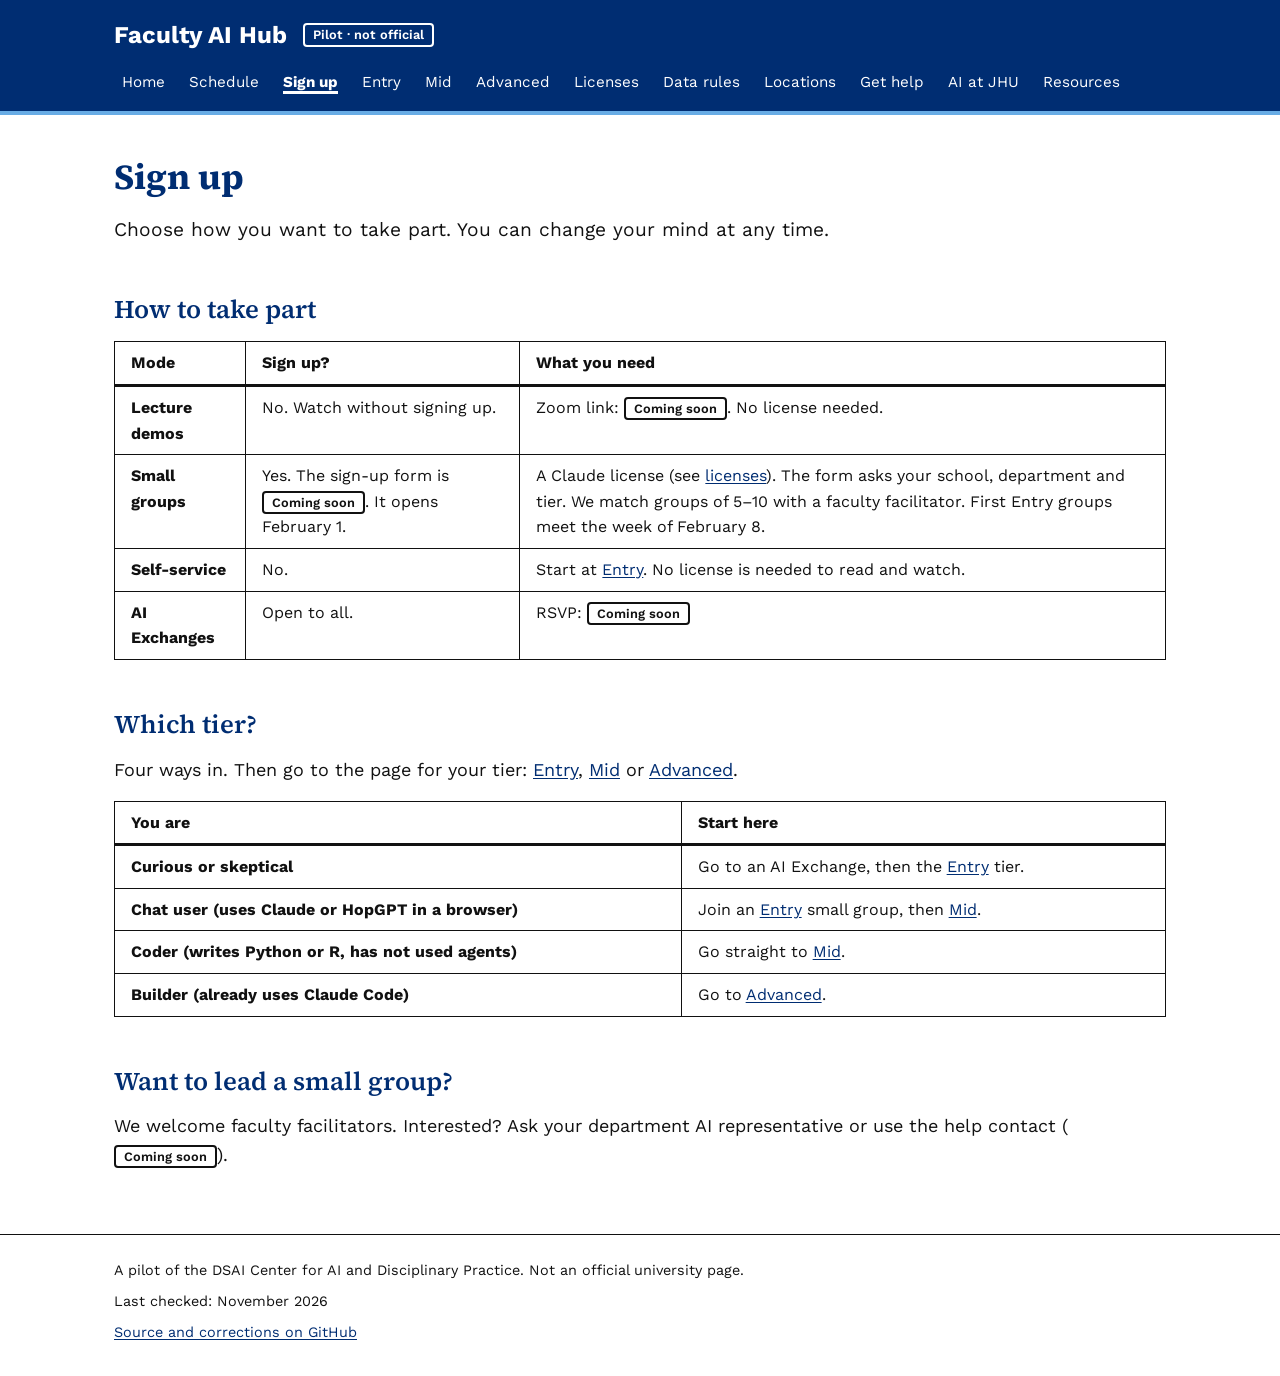
<file: sign-up.html>
<!DOCTYPE html>
<html lang="en">
<head>
<meta charset="utf-8">
<meta name="viewport" content="width=device-width, initial-scale=1">
<title>Sign up | Faculty AI Hub (pilot)</title>
<link rel="stylesheet" href="css/site.css">
</head>
<body>
<a class="skip" href="#main">Skip to content</a>
<header class="site-header">
<div class="header-inner">
<div class="brand-row">
<a class="site-name" href="index.html">Faculty AI Hub</a>
<span class="pilot-tag">Pilot · not official</span>
</div>
<nav class="site-nav" aria-label="Main">
<ul>
<li><a href="index.html">Home</a></li>
<li><a href="schedule.html">Schedule</a></li>
<li><a href="sign-up.html" aria-current="page">Sign up</a></li>
<li><a href="entry.html">Entry</a></li>
<li><a href="mid.html">Mid</a></li>
<li><a href="advanced.html">Advanced</a></li>
<li><a href="licenses.html">Licenses</a></li>
<li><a href="data-rules.html">Data rules</a></li>
<li><a href="locations.html">Locations</a></li>
<li><a href="help.html">Get help</a></li>
<li><a href="ai-at-jhu.html">AI at JHU</a></li>
<li><a href="resources.html">Resources</a></li>
</ul>
</nav>
</div>
</header>
<main id="main">
<h1>Sign up</h1>
<p class="lead">Choose how you want to take part. You can change your mind at any time.</p>
<h2>How to take part</h2>
<div class="table-wrap" role="region" aria-label="Ways to take part" tabindex="0">
<table>
<thead><tr><th scope="col">Mode</th><th scope="col">Sign up?</th><th scope="col">What you need</th></tr></thead>
<tbody>
<tr><th data-label="Mode" scope="row">Lecture demos</th><td data-label="Sign up?">No. Watch without signing up.</td><td data-label="What you need">Zoom link: <span class="soon">Coming soon</span>. No license needed.</td></tr>
<tr><th data-label="Mode" scope="row">Small groups</th><td data-label="Sign up?">Yes. The sign-up form is <span class="soon">Coming soon</span>. It opens February 1.</td><td data-label="What you need">A Claude license (see <a href="licenses.html">licenses</a>). The form asks your school, department and tier. We match groups of 5–10 with a faculty facilitator. First Entry groups meet the week of February 8.</td></tr>
<tr><th data-label="Mode" scope="row">Self-service</th><td data-label="Sign up?">No.</td><td data-label="What you need">Start at <a href="entry.html">Entry</a>. No license is needed to read and watch.</td></tr>
<tr><th data-label="Mode" scope="row">AI Exchanges</th><td data-label="Sign up?">Open to all.</td><td data-label="What you need">RSVP: <span class="soon">Coming soon</span></td></tr>
</tbody>
</table>
</div>

<h2>Which tier?</h2>
<p>Four ways in. Then go to the page for your tier: <a href="entry.html">Entry</a>, <a href="mid.html">Mid</a> or
<a href="advanced.html">Advanced</a>.</p>
<div class="table-wrap" role="region" aria-label="Four ways in" tabindex="0">
<table>
<thead><tr><th scope="col">You are</th><th scope="col">Start here</th></tr></thead>
<tbody>
<tr><th data-label="You are" scope="row">Curious or skeptical</th><td data-label="Start here">Go to an AI Exchange, then the <a href="entry.html">Entry</a> tier.</td></tr>
<tr><th data-label="You are" scope="row">Chat user (uses Claude or HopGPT in a browser)</th><td data-label="Start here">Join an <a href="entry.html">Entry</a> small group, then <a href="mid.html">Mid</a>.</td></tr>
<tr><th data-label="You are" scope="row">Coder (writes Python or R, has not used agents)</th><td data-label="Start here">Go straight to <a href="mid.html">Mid</a>.</td></tr>
<tr><th data-label="You are" scope="row">Builder (already uses Claude Code)</th><td data-label="Start here">Go to <a href="advanced.html">Advanced</a>.</td></tr>
</tbody>
</table>
</div>

<h2>Want to lead a small group?</h2>
<p>We welcome faculty facilitators. Interested? Ask your department AI representative or use the help contact (<span class="soon">Coming soon</span>).</p>
</main>
<footer class="site-footer">
<div class="footer-inner">
<p>A pilot of the DSAI Center for AI and Disciplinary Practice. Not an official university page.</p>
<p>Last checked: November 2026</p>
<p><a href="https://github.com/proflouishyman/dsai-ai-hub">Source and corrections on GitHub</a></p>
</div>
</footer>
</body>
</html>
</file>
<file: css/site.css>
/* Faculty AI Hub (pilot). The only stylesheet. No build step, no JavaScript.
   Colors follow brand.jhu.edu (see DESIGN_NOTES.md). Color carries meaning ONLY in the
   time pills (schedule), and always with a text label. */

/* Self-hosted fonts (SIL OFL). Relative URLs so the site works under any path. */
@font-face { font-family: "Work Sans"; font-weight: 400; font-style: normal; font-display: swap;
  src: url("../fonts/work-sans-latin-400.woff2") format("woff2"); }
@font-face { font-family: "Work Sans"; font-weight: 600; font-style: normal; font-display: swap;
  src: url("../fonts/work-sans-latin-600.woff2") format("woff2"); }
@font-face { font-family: "Work Sans"; font-weight: 700; font-style: normal; font-display: swap;
  src: url("../fonts/work-sans-latin-700.woff2") format("woff2"); }
@font-face { font-family: "Source Serif 4"; font-weight: 600; font-style: normal; font-display: swap;
  src: url("../fonts/source-serif-4-latin-600.woff2") format("woff2"); }
@font-face { font-family: "Source Serif 4"; font-weight: 700; font-style: normal; font-display: swap;
  src: url("../fonts/source-serif-4-latin-700.woff2") format("woff2"); }

:root {
  --heritage: #002D72;
  --spirit: #68ACE5;   /* decorative rule only */
  --ink: #111111;
  --white: #FFFFFF;
}

*, *::before, *::after { box-sizing: border-box; }

html { font-size: 100%; }

body {
  margin: 0;
  background: var(--white);
  color: var(--ink);
  font-family: "Work Sans", Tahoma, sans-serif;
  font-size: 18px;
  line-height: 1.6;
}

/* Headings: serif for h1/h2 only, Heritage Blue. */
h1, h2 { font-family: "Source Serif 4", Georgia, serif; color: var(--heritage); line-height: 1.25; }
h1 { font-weight: 700; font-size: 2.2rem; margin: 0 0 16px; }
h2 { font-weight: 600; font-size: 1.6rem; margin: 48px 0 16px; }
h3 { font-family: "Work Sans", Tahoma, sans-serif; font-weight: 700; font-size: 1.15rem;
     color: var(--heritage); margin: 24px 0 8px; line-height: 1.3; }

p { margin: 0 0 16px; max-width: 70ch; }
ul, ol { margin: 0 0 24px; padding-left: 32px; max-width: 70ch; }
li { margin-bottom: 8px; }

/* Links: Heritage Blue, underlined, visited stays the same. */
a, a:visited { color: var(--heritage); text-decoration: underline; text-underline-offset: 2px; }
a:hover { text-decoration-thickness: 3px; }

/* Visible focus on every interactive element. */
a:focus, a:focus-visible, [tabindex]:focus {
  outline: 3px solid #000;
  outline-offset: 2px;
}

/* Skip link: off-screen until focused. */
.skip {
  position: absolute; left: 8px; top: -80px; z-index: 10;
  background: var(--white); color: var(--heritage); padding: 8px 16px;
  border: 2px solid var(--heritage); font-weight: 700;
}
.skip:focus { top: 8px; }

/* Header: Heritage Blue band, Spirit Blue rule underneath (decorative). */
.site-header { background: var(--heritage); color: var(--white); border-bottom: 4px solid var(--spirit); }
.header-inner { max-width: 1100px; margin: 0 auto; padding: 16px 24px 8px; }
.brand-row { display: flex; flex-wrap: wrap; align-items: center; gap: 8px 16px; }
.site-name, .site-name:visited {
  font-family: "Work Sans", Tahoma, sans-serif; font-weight: 700; font-size: 1.5rem;
  color: var(--white); text-decoration: none;
}
.site-name:hover { text-decoration: underline; }
.pilot-tag {
  display: inline-block; border: 2px solid var(--white); color: var(--white);
  padding: 0 8px; font-size: 0.8rem; font-weight: 600; line-height: 1.6; border-radius: 4px;
}
.site-header a:focus, .site-header a:focus-visible { outline: 3px solid var(--white); outline-offset: 2px; }

.site-nav ul { list-style: none; margin: 8px 0 0; padding: 0; display: flex; flex-wrap: wrap; gap: 0 8px; max-width: none; }
.site-nav li { margin: 0; }
.site-nav a, .site-nav a:visited {
  display: block; padding: 8px; color: var(--white); text-decoration: none; font-size: 0.95rem; font-weight: 400;
}
.site-nav a:hover, .site-nav a:focus { text-decoration: underline; }
.site-nav a[aria-current="page"] { font-weight: 700; text-decoration: underline; text-decoration-thickness: 3px; text-underline-offset: 4px; }

/* Main column */
main { max-width: 1100px; margin: 0 auto; padding: 40px 24px 48px; }
main > * { max-width: 100%; }
.lead { font-size: 1.2rem; max-width: 70ch; }

/* Cards (one-stop navigation) */
.cards { list-style: none; padding: 0; margin: 0 0 24px; max-width: none;
  display: grid; grid-template-columns: repeat(auto-fit, minmax(240px, 1fr)); gap: 24px; }
.card { background: var(--white); border: 2px solid var(--heritage); color: #000; padding: 16px 24px; margin: 0; }
.card h3 { margin: 0 0 8px; }
.card p { margin: 0; }

/* Plain bordered boxes (tier pages "Before you start") */
.box { border: 2px solid var(--ink); padding: 16px 24px; margin: 24px 0; max-width: 70ch; background: var(--white); }
.box h2, .box h3 { margin-top: 0; }
.box p:last-child, .box ul:last-child { margin-bottom: 0; }

/* Coming soon badge: outlined, words carry the meaning */
.soon {
  display: inline-block; border: 2px solid var(--ink); border-radius: 4px; background: var(--white);
  color: var(--ink); font-size: 0.8rem; font-weight: 600; line-height: 1.5; padding: 0 8px; white-space: nowrap;
}

/* Source labels and notes beside links */
.src { font-size: 0.95rem; font-weight: 600; text-transform: none; white-space: nowrap; }
.nobr { white-space: nowrap; }
.note { display: inline-block; font-size: 0.85rem; font-weight: 600; border: 1px solid var(--ink); border-radius: 4px; padding: 0 6px; }
.tag { font-size: 0.85rem; font-weight: 700; border: 1px solid var(--ink); border-radius: 4px; padding: 0 6px; }

/* Tables */
.table-wrap { overflow-x: auto; margin: 0 0 24px; max-width: 100%; }
table { border-collapse: collapse; width: 100%; min-width: 560px; font-size: 1rem; }
caption { text-align: left; font-weight: 600; padding-bottom: 8px; }
th, td { border: 1px solid var(--ink); padding: 8px 16px; text-align: left; vertical-align: top; }
thead th { background: var(--white); border-bottom: 3px solid var(--ink); }
tbody th { font-weight: 700; }

/* Time pills: the ONLY place color carries meaning. Always paired with the phase word. */
.pill { display: inline-block; border-radius: 999px; padding: 0 16px; font-weight: 700; line-height: 1.7; white-space: nowrap; }
.pill-before { background: #FFE000; color: #000; }
.pill-jan    { background: #808080; color: #FFF; font-size: 19px; }
.pill-launch { background: #0047FF; color: #FFF; }
.pill-spring { background: #FF7A00; color: #000; }
.pill-fall   { background: #111111; color: #FFF; }
.key { list-style: none; padding: 0; margin: 0 0 32px; max-width: none; display: flex; flex-wrap: wrap; gap: 16px 24px; }
.key li { margin: 0; display: flex; align-items: center; gap: 8px; flex-wrap: wrap; }

/* Steps on tier pages */
.steps > li { margin-bottom: 24px; }
.steps .step-title { font-weight: 700; }
.steps ul { margin: 8px 0 0; padding-left: 24px; }

/* Footer */
.site-footer { background: var(--white); border-top: 1px solid var(--ink); font-size: 0.9rem; }
.footer-inner { max-width: 1100px; margin: 0 auto; padding: 24px; }
.footer-inner p { margin: 0 0 8px; max-width: none; }

/* Small screens: everything wraps; no horizontal page scroll. */
@media (max-width: 600px) {
  body { font-size: 18px; }
  h1 { font-size: 1.8rem; }
  h2 { font-size: 1.4rem; margin-top: 40px; }
  main { padding: 24px 16px 40px; }
  .header-inner { padding: 16px 16px 8px; }
  .footer-inner { padding: 24px 16px; }
  ul, ol { padding-left: 24px; }
  .site-nav ul { gap: 0 4px; }
  th, td { padding: 8px; }
}

/* Under 700px: tables become stacked cards (no horizontal scroll). Cell labels come from data-label. */
@media (max-width: 700px) {
  .table-wrap { overflow-x: visible; }
  table, thead, tbody, tr, th, td { display: block; }
  table { min-width: 0; width: 100%; }
  thead { position: absolute; width: 1px; height: 1px; overflow: hidden; clip: rect(0 0 0 0); white-space: nowrap; }
  tbody tr { border: 2px solid var(--ink); margin: 0 0 16px; }
  th, td { border: 0; border-bottom: 1px solid var(--ink); padding: 8px 12px; }
  tbody tr > :last-child { border-bottom: 0; }
  tbody th { font-weight: 700; }
  th[data-label]::before, td[data-label]::before { content: attr(data-label); display: block; font-size: 0.9rem; font-weight: 600; text-transform: none; }
}

@media (prefers-reduced-motion: reduce) { * { transition: none !important; animation: none !important; } }
</file>
